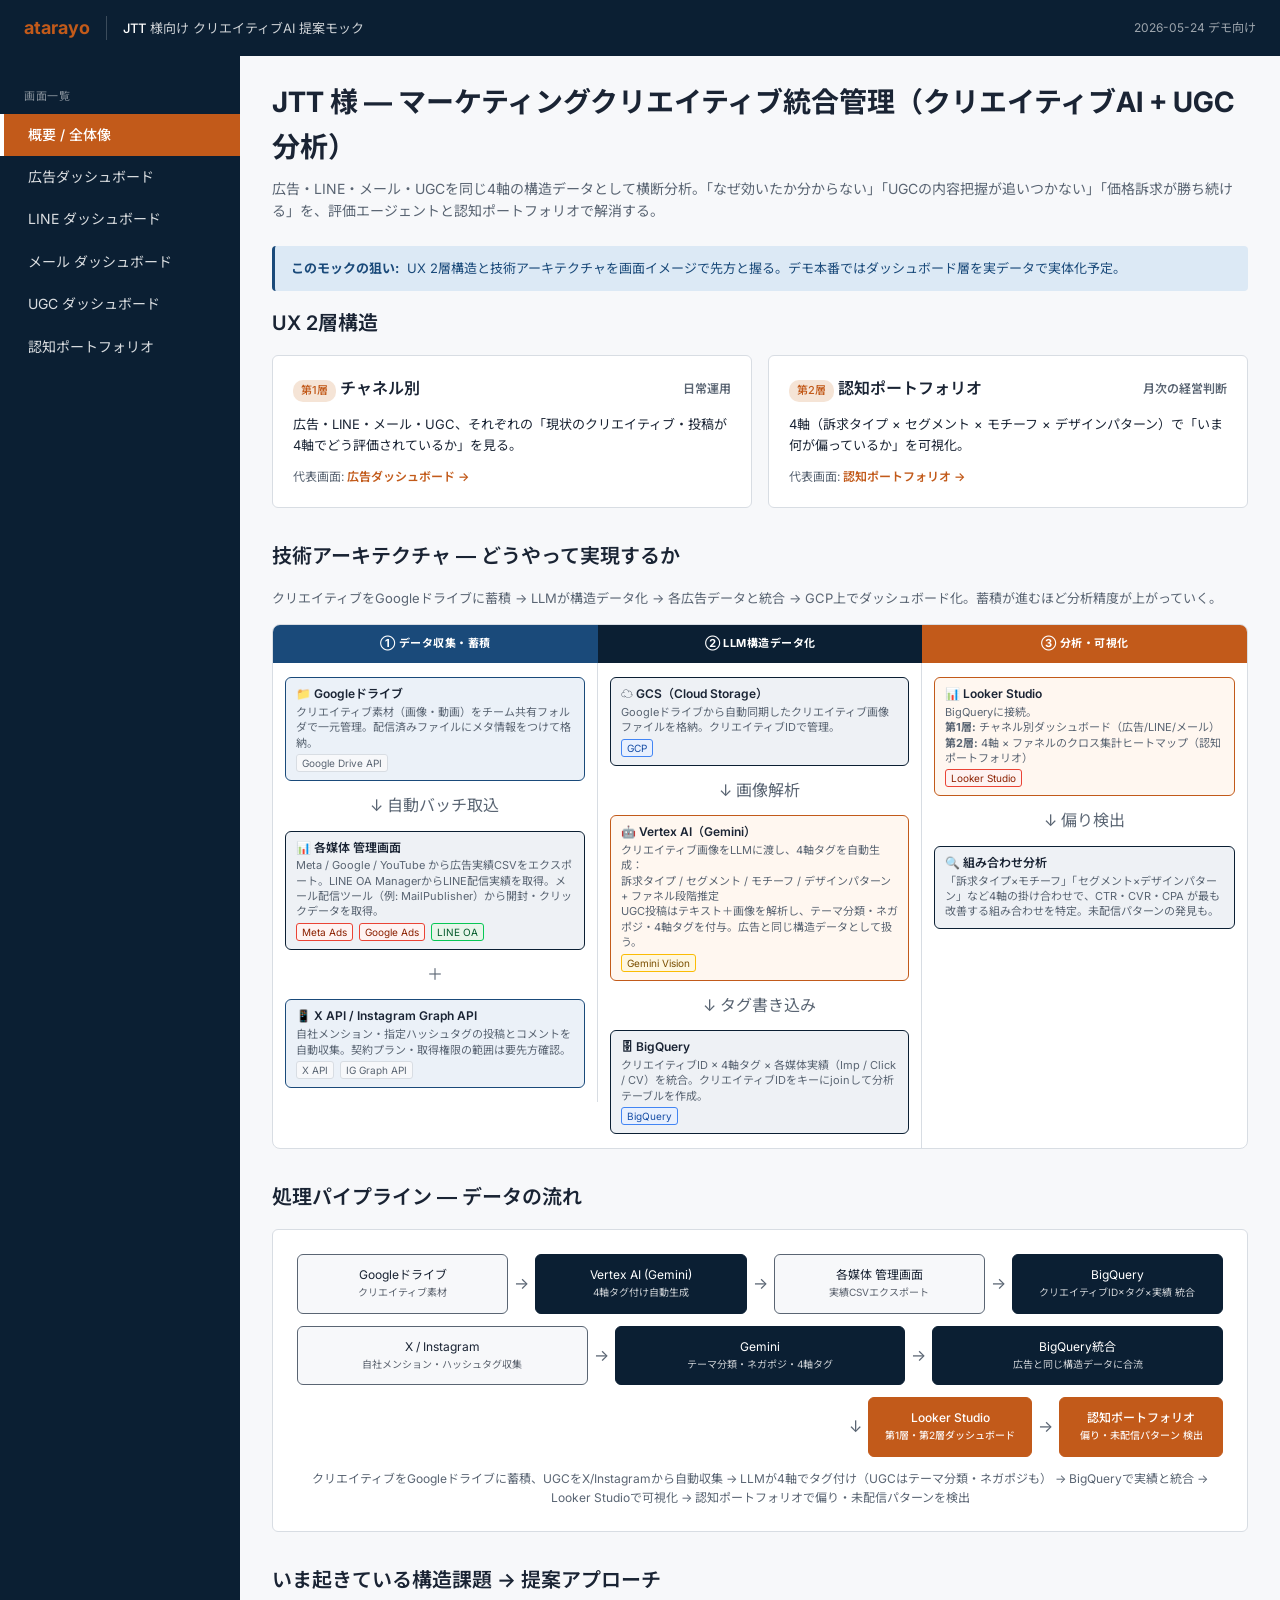
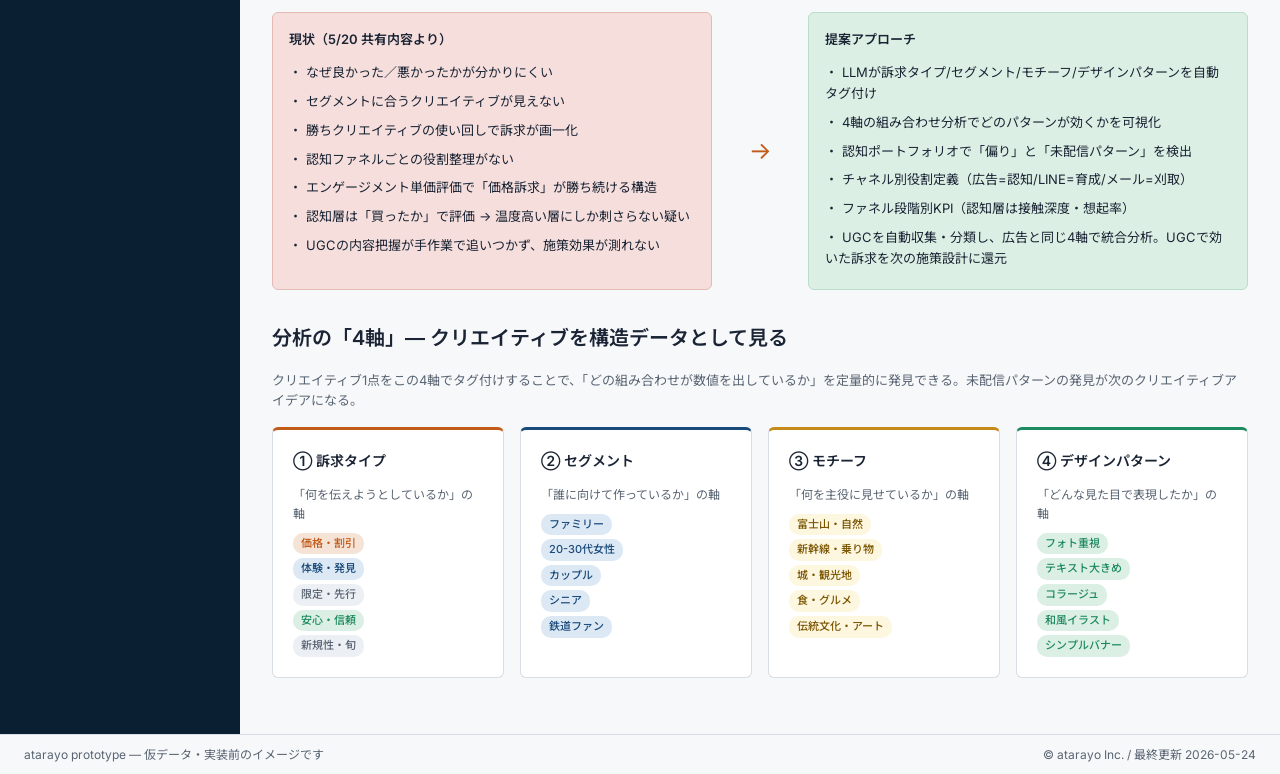
<file: index.html>
<!DOCTYPE html>
<html lang="ja">
<head>
<meta charset="UTF-8">
<meta name="robots" content="noindex, nofollow">
<meta name="viewport" content="width=device-width, initial-scale=1.0">
<title>概要 / 全体像 | JTT 様向け クリエイティブAI 提案モック</title>
<link rel="preconnect" href="https://fonts.googleapis.com">
<link rel="preconnect" href="https://fonts.gstatic.com" crossorigin>
<link href="https://fonts.googleapis.com/css2?family=Inter:wght@400;500;600;700&family=Noto+Sans+JP:wght@400;500;700&display=swap" rel="stylesheet">
<link rel="stylesheet" href="assets/atarayo.css">
<style>
/* ── データアーキテクチャ図 ── */
.arch-grid { display: grid; grid-template-columns: repeat(3, 1fr); gap: 0; border: 1px solid var(--border); border-radius: 8px; overflow: hidden; background: var(--bg-white); }
.arch-col { padding: 0; }
.arch-col-header { padding: 10px 14px; font-size: 11px; font-weight: 700; letter-spacing: 0.04em; text-transform: uppercase; text-align: center; }
.arch-col-header-collect { background: #1A4A7A; color: white; }
.arch-col-header-process { background: var(--brand-dark); color: white; }
.arch-col-header-analyze { background: var(--brand-accent); color: white; }
.arch-col-header-generate { background: #1E8A5F; color: white; }
.arch-col-body { padding: 14px 12px; display: flex; flex-direction: column; gap: 8px; border-right: 1px solid var(--border); min-height: 260px; }
.arch-col:last-child .arch-col-body { border-right: none; }
.arch-node { background: var(--bg-light); border: 1px solid var(--border); border-radius: 6px; padding: 8px 10px; font-size: 12px; line-height: 1.4; }
.arch-node-title { font-weight: 600; color: var(--text-on-light); font-size: 12px; margin-bottom: 2px; }
.arch-node-sub { font-size: 11px; color: var(--text-sub); }
.arch-node-accent { border-color: var(--brand-accent); background: #FFF7F0; }
.arch-node-blue { border-color: #1A4A7A; background: #EBF1F8; }
.arch-node-green { border-color: #1E8A5F; background: #E8F5EF; }
.arch-node-dark { border-color: var(--brand-dark); background: #EEF1F5; }
.arch-arrow-row { display: flex; align-items: center; gap: 0; }
.arch-arrow { display: flex; align-items: center; justify-content: center; padding: 8px 4px; font-size: 20px; color: var(--text-sub); flex-shrink: 0; }
.arch-col-arrow { text-align: center; padding: 4px 0; font-size: 16px; color: var(--text-sub); }
.tech-tag { display: inline-block; background: var(--bg-light); border: 1px solid var(--border); border-radius: 3px; padding: 1px 5px; font-size: 10px; color: var(--text-sub); margin-top: 3px; margin-right: 3px; }
.tech-tag-gcp { background: #E8F0FE; border-color: #4285F4; color: #174EA6; }
.tech-tag-google { background: #FEF3F2; border-color: #EA4335; color: #8B2000; }
.tech-tag-llm { background: #FEF7E0; border-color: #FBBC04; color: #7A4F00; }
.tech-tag-line { background: #E8F5EA; border-color: #06C755; color: #045A2B; }
</style>
</head>
<body>
<div class="app">
  <header class="header">
    <a href="index.html" class="logo">atarayo</a>
    <div class="header-divider"></div>
    <div class="header-context"><strong>JTT</strong> 様向け クリエイティブAI 提案モック</div>
    <div class="header-right">2026-05-24 デモ向け</div>
  </header>

  <aside class="sidebar">
    <div class="sidebar-section">画面一覧</div>
    <a href="index.html" class="sidebar-item is-active">概要 / 全体像</a>
    <a href="dashboard_ad.html" class="sidebar-item">広告ダッシュボード</a>
    <a href="dashboard_line.html" class="sidebar-item">LINE ダッシュボード</a>
    <a href="dashboard_mail.html" class="sidebar-item">メール ダッシュボード</a>
    <a href="dashboard_ugc.html" class="sidebar-item">UGC ダッシュボード</a>
    <a href="portfolio.html" class="sidebar-item">認知ポートフォリオ</a>
  </aside>

  <main class="main">
    <h1 class="page-title">JTT 様 — マーケティングクリエイティブ統合管理（クリエイティブAI + UGC分析）</h1>
    <p class="page-subtitle">
      広告・LINE・メール・UGCを同じ4軸の構造データとして横断分析。「なぜ効いたか分からない」「UGCの内容把握が追いつかない」「価格訴求が勝ち続ける」を、評価エージェントと認知ポートフォリオで解消する。
    </p>

    <div class="alert alert-info">
      <strong>このモックの狙い:</strong> UX 2層構造と技術アーキテクチャを画面イメージで先方と握る。デモ本番ではダッシュボード層を実データで実体化予定。
    </div>

    <!-- UX 2-layer -->
    <div class="section">
      <h2 class="section-title">UX 2層構造</h2>
      <div class="grid grid-2">
        <a href="dashboard_ad.html" class="card" style="display: block; color: inherit; cursor: pointer;">
          <div class="card-header">
            <span><span class="badge badge-orange">第1層</span> チャネル別</span>
            <span class="text-muted" style="font-size: 12px;">日常運用</span>
          </div>
          <p style="font-size: 13px; margin-bottom: 12px;">広告・LINE・メール・UGC、それぞれの「現状のクリエイティブ・投稿が4軸でどう評価されているか」を見る。</p>
          <p class="card-subtitle">代表画面: <span class="text-accent fw-600">広告ダッシュボード →</span></p>
        </a>
        <a href="portfolio.html" class="card" style="display: block; color: inherit; cursor: pointer;">
          <div class="card-header">
            <span><span class="badge badge-orange">第2層</span> 認知ポートフォリオ</span>
            <span class="text-muted" style="font-size: 12px;">月次の経営判断</span>
          </div>
          <p style="font-size: 13px; margin-bottom: 12px;">4軸（訴求タイプ × セグメント × モチーフ × デザインパターン）で「いま何が偏っているか」を可視化。</p>
          <p class="card-subtitle">代表画面: <span class="text-accent fw-600">認知ポートフォリオ →</span></p>
        </a>
      </div>
    </div>

    <!-- Technical Architecture -->
    <div class="section">
      <h2 class="section-title">技術アーキテクチャ — どうやって実現するか</h2>
      <p class="text-muted mb-16" style="font-size: 13px;">クリエイティブをGoogleドライブに蓄積 → LLMが構造データ化 → 各広告データと統合 → GCP上でダッシュボード化。蓄積が進むほど分析精度が上がっていく。</p>

      <div class="arch-grid">
        <!-- Col 1: Collect -->
        <div class="arch-col">
          <div class="arch-col-header arch-col-header-collect">① データ収集・蓄積</div>
          <div class="arch-col-body">
            <div class="arch-node arch-node-blue">
              <div class="arch-node-title">📁 Googleドライブ</div>
              <div class="arch-node-sub">クリエイティブ素材（画像・動画）をチーム共有フォルダで一元管理。配信済みファイルにメタ情報をつけて格納。</div>
              <span class="tech-tag">Google Drive API</span>
            </div>
            <div class="arch-col-arrow">↓ 自動バッチ取込</div>
            <div class="arch-node arch-node-dark">
              <div class="arch-node-title">📊 各媒体 管理画面</div>
              <div class="arch-node-sub">Meta / Google / YouTube から広告実績CSVをエクスポート。LINE OA ManagerからLINE配信実績を取得。メール配信ツール（例: MailPublisher）から開封・クリックデータを取得。</div>
              <span class="tech-tag tech-tag-google">Meta Ads</span>
              <span class="tech-tag tech-tag-google">Google Ads</span>
              <span class="tech-tag tech-tag-line">LINE OA</span>
            </div>
            <div class="arch-col-arrow">＋</div>
            <div class="arch-node arch-node-blue">
              <div class="arch-node-title">📱 X API / Instagram Graph API</div>
              <div class="arch-node-sub">自社メンション・指定ハッシュタグの投稿とコメントを自動収集。契約プラン・取得権限の範囲は要先方確認。</div>
              <span class="tech-tag">X API</span>
              <span class="tech-tag">IG Graph API</span>
            </div>
          </div>
        </div>

        <!-- Col 2: LLM Structure -->
        <div class="arch-col">
          <div class="arch-col-header arch-col-header-process">② LLM構造データ化</div>
          <div class="arch-col-body">
            <div class="arch-node arch-node-dark">
              <div class="arch-node-title">☁️ GCS（Cloud Storage）</div>
              <div class="arch-node-sub">Googleドライブから自動同期したクリエイティブ画像ファイルを格納。クリエイティブIDで管理。</div>
              <span class="tech-tag tech-tag-gcp">GCP</span>
            </div>
            <div class="arch-col-arrow">↓ 画像解析</div>
            <div class="arch-node arch-node-accent">
              <div class="arch-node-title">🤖 Vertex AI（Gemini）</div>
              <div class="arch-node-sub">クリエイティブ画像をLLMに渡し、4軸タグを自動生成：<br>
                訴求タイプ / セグメント / モチーフ / デザインパターン + ファネル段階推定<br>
                UGC投稿はテキスト＋画像を解析し、テーマ分類・ネガポジ・4軸タグを付与。広告と同じ構造データとして扱う。</div>
              <span class="tech-tag tech-tag-llm">Gemini Vision</span>
            </div>
            <div class="arch-col-arrow">↓ タグ書き込み</div>
            <div class="arch-node arch-node-dark">
              <div class="arch-node-title">🗄 BigQuery</div>
              <div class="arch-node-sub">クリエイティブID × 4軸タグ × 各媒体実績（Imp / Click / CV）を統合。クリエイティブIDをキーにjoinして分析テーブルを作成。</div>
              <span class="tech-tag tech-tag-gcp">BigQuery</span>
            </div>
          </div>
        </div>

        <!-- Col 3: Analyze / Visualize -->
        <div class="arch-col">
          <div class="arch-col-header arch-col-header-analyze">③ 分析・可視化</div>
          <div class="arch-col-body">
            <div class="arch-node arch-node-accent">
              <div class="arch-node-title">📊 Looker Studio</div>
              <div class="arch-node-sub">BigQueryに接続。<br>
                <strong>第1層:</strong> チャネル別ダッシュボード（広告/LINE/メール）<br>
                <strong>第2層:</strong> 4軸 × ファネルのクロス集計ヒートマップ（認知ポートフォリオ）</div>
              <span class="tech-tag tech-tag-google">Looker Studio</span>
            </div>
            <div class="arch-col-arrow">↓ 偏り検出</div>
            <div class="arch-node arch-node-dark">
              <div class="arch-node-title">🔍 組み合わせ分析</div>
              <div class="arch-node-sub">「訴求タイプ×モチーフ」「セグメント×デザインパターン」など4軸の掛け合わせで、CTR・CVR・CPA が最も改善する組み合わせを特定。未配信パターンの発見も。</div>
            </div>
          </div>
        </div>

      </div>
    </div>

    <!-- Pipeline flow summary (simplified) -->
    <div class="section">
      <h2 class="section-title">処理パイプライン — データの流れ</h2>
      <div class="mermaid-wrap">
        <div class="flow-row">
          <div class="flow-step flow-step-input">Googleドライブ<br><span style="font-size:10px;opacity:0.7;">クリエイティブ素材</span></div>
          <div class="flow-row-arrow">→</div>
          <div class="flow-step flow-step-ai">Vertex AI (Gemini)<br><span style="font-size:10px;opacity:0.8;">4軸タグ付け自動生成</span></div>
          <div class="flow-row-arrow">→</div>
          <div class="flow-step flow-step-input">各媒体 管理画面<br><span style="font-size:10px;opacity:0.7;">実績CSVエクスポート</span></div>
          <div class="flow-row-arrow">→</div>
          <div class="flow-step flow-step-ai">BigQuery<br><span style="font-size:10px;opacity:0.8;">クリエイティブID×タグ×実績 統合</span></div>
        </div>
        <div class="flow-row">
          <div class="flow-step flow-step-input">X / Instagram<br><span style="font-size:10px;opacity:0.7;">自社メンション・ハッシュタグ収集</span></div>
          <div class="flow-row-arrow">→</div>
          <div class="flow-step flow-step-ai">Gemini<br><span style="font-size:10px;opacity:0.8;">テーマ分類・ネガポジ・4軸タグ</span></div>
          <div class="flow-row-arrow">→</div>
          <div class="flow-step flow-step-ai">BigQuery統合<br><span style="font-size:10px;opacity:0.8;">広告と同じ構造データに合流</span></div>
        </div>
        <div class="flow-row">
          <div class="flow-step flow-step-out" style="visibility:hidden;">s</div>
          <div class="flow-row-arrow" style="visibility:hidden;">→</div>
          <div class="flow-step flow-step-out" style="visibility:hidden;">s</div>
          <div class="flow-row-arrow" style="visibility:hidden;">→</div>
          <div class="flow-step flow-step-out" style="visibility:hidden;">s</div>
          <div class="flow-row-arrow">↓</div>
          <div class="flow-step flow-step-layer">Looker Studio<br><span style="font-size:10px;opacity:0.9;">第1層・第2層ダッシュボード</span></div>
          <div class="flow-row-arrow">→</div>
          <div class="flow-step flow-step-layer">認知ポートフォリオ<br><span style="font-size:10px;opacity:0.9;">偏り・未配信パターン 検出</span></div>
        </div>
        <p class="mermaid-caption">クリエイティブをGoogleドライブに蓄積、UGCをX/Instagramから自動収集 → LLMが4軸でタグ付け（UGCはテーマ分類・ネガポジも） → BigQueryで実績と統合 → Looker Studioで可視化 → 認知ポートフォリオで偏り・未配信パターンを検出</p>
      </div>
    </div>

    <!-- Pain → solution -->
    <div class="section">
      <h2 class="section-title">いま起きている構造課題 → 提案アプローチ</h2>
      <div class="compare">
        <div class="compare-col compare-col-asis">
          <h4>現状（5/20 共有内容より）</h4>
          <ul>
            <li>・ なぜ良かった／悪かったかが分かりにくい</li>
            <li>・ セグメントに合うクリエイティブが見えない</li>
            <li>・ 勝ちクリエイティブの使い回しで訴求が画一化</li>
            <li>・ 認知ファネルごとの役割整理がない</li>
            <li>・ エンゲージメント単価評価で「価格訴求」が勝ち続ける構造</li>
            <li>・ 認知層は「買ったか」で評価 → 温度高い層にしか刺さらない疑い</li>
            <li>・ UGCの内容把握が手作業で追いつかず、施策効果が測れない</li>
          </ul>
        </div>
        <div class="compare-arrow">→</div>
        <div class="compare-col compare-col-tobe">
          <h4>提案アプローチ</h4>
          <ul>
            <li>・ LLMが訴求タイプ/セグメント/モチーフ/デザインパターンを自動タグ付け</li>
            <li>・ 4軸の組み合わせ分析でどのパターンが効くかを可視化</li>
            <li>・ 認知ポートフォリオで「偏り」と「未配信パターン」を検出</li>
            <li>・ チャネル別役割定義（広告=認知/LINE=育成/メール=刈取）</li>
            <li>・ ファネル段階別KPI（認知層は接触深度・想起率）</li>
            <li>・ UGCを自動収集・分類し、広告と同じ4軸で統合分析。UGCで効いた訴求を次の施策設計に還元</li>
          </ul>
        </div>
      </div>
    </div>

    <!-- 4-axis definition (updated) -->
    <div class="section">
      <h2 class="section-title">分析の「4軸」— クリエイティブを構造データとして見る</h2>
      <p class="text-muted mb-16" style="font-size: 13px;">クリエイティブ1点をこの4軸でタグ付けすることで、「どの組み合わせが数値を出しているか」を定量的に発見できる。未配信パターンの発見が次のクリエイティブアイデアになる。</p>
      <div class="grid grid-4">
        <div class="card" style="border-top: 3px solid var(--brand-accent);">
          <div class="card-header" style="font-size: 14px;">① 訴求タイプ</div>
          <p class="text-muted" style="font-size: 12px; margin-bottom: 10px;">「何を伝えようとしているか」の軸</p>
          <div style="display: flex; flex-direction: column; gap: 4px;">
            <span class="badge badge-orange" style="width: fit-content;">価格・割引</span>
            <span class="badge badge-blue" style="width: fit-content;">体験・発見</span>
            <span class="badge badge-gray" style="width: fit-content;">限定・先行</span>
            <span class="badge badge-green" style="width: fit-content;">安心・信頼</span>
            <span class="badge badge-gray" style="width: fit-content;">新規性・旬</span>
          </div>
        </div>
        <div class="card" style="border-top: 3px solid #1A4A7A;">
          <div class="card-header" style="font-size: 14px;">② セグメント</div>
          <p class="text-muted" style="font-size: 12px; margin-bottom: 10px;">「誰に向けて作っているか」の軸</p>
          <div style="display: flex; flex-direction: column; gap: 4px;">
            <span class="badge badge-blue" style="width: fit-content;">ファミリー</span>
            <span class="badge badge-blue" style="width: fit-content;">20-30代女性</span>
            <span class="badge badge-blue" style="width: fit-content;">カップル</span>
            <span class="badge badge-blue" style="width: fit-content;">シニア</span>
            <span class="badge badge-blue" style="width: fit-content;">鉄道ファン</span>
          </div>
        </div>
        <div class="card" style="border-top: 3px solid #C58A1A;">
          <div class="card-header" style="font-size: 14px;">③ モチーフ</div>
          <p class="text-muted" style="font-size: 12px; margin-bottom: 10px;">「何を主役に見せているか」の軸</p>
          <div style="display: flex; flex-direction: column; gap: 4px;">
            <span class="badge" style="background:#FEF7E0; color:#7A5500; width: fit-content;">富士山・自然</span>
            <span class="badge" style="background:#FEF7E0; color:#7A5500; width: fit-content;">新幹線・乗り物</span>
            <span class="badge" style="background:#FEF7E0; color:#7A5500; width: fit-content;">城・観光地</span>
            <span class="badge" style="background:#FEF7E0; color:#7A5500; width: fit-content;">食・グルメ</span>
            <span class="badge" style="background:#FEF7E0; color:#7A5500; width: fit-content;">伝統文化・アート</span>
          </div>
        </div>
        <div class="card" style="border-top: 3px solid #1E8A5F;">
          <div class="card-header" style="font-size: 14px;">④ デザインパターン</div>
          <p class="text-muted" style="font-size: 12px; margin-bottom: 10px;">「どんな見た目で表現したか」の軸</p>
          <div style="display: flex; flex-direction: column; gap: 4px;">
            <span class="badge badge-green" style="width: fit-content;">フォト重視</span>
            <span class="badge badge-green" style="width: fit-content;">テキスト大きめ</span>
            <span class="badge badge-green" style="width: fit-content;">コラージュ</span>
            <span class="badge badge-green" style="width: fit-content;">和風イラスト</span>
            <span class="badge badge-green" style="width: fit-content;">シンプルバナー</span>
          </div>
        </div>
      </div>
    </div>
  </main>

  <footer class="footer">
    <div>atarayo prototype — 仮データ・実装前のイメージです</div>
    <div>© atarayo Inc. / 最終更新 2026-05-24</div>
  </footer>
</div>
</body>
</html>
</file>
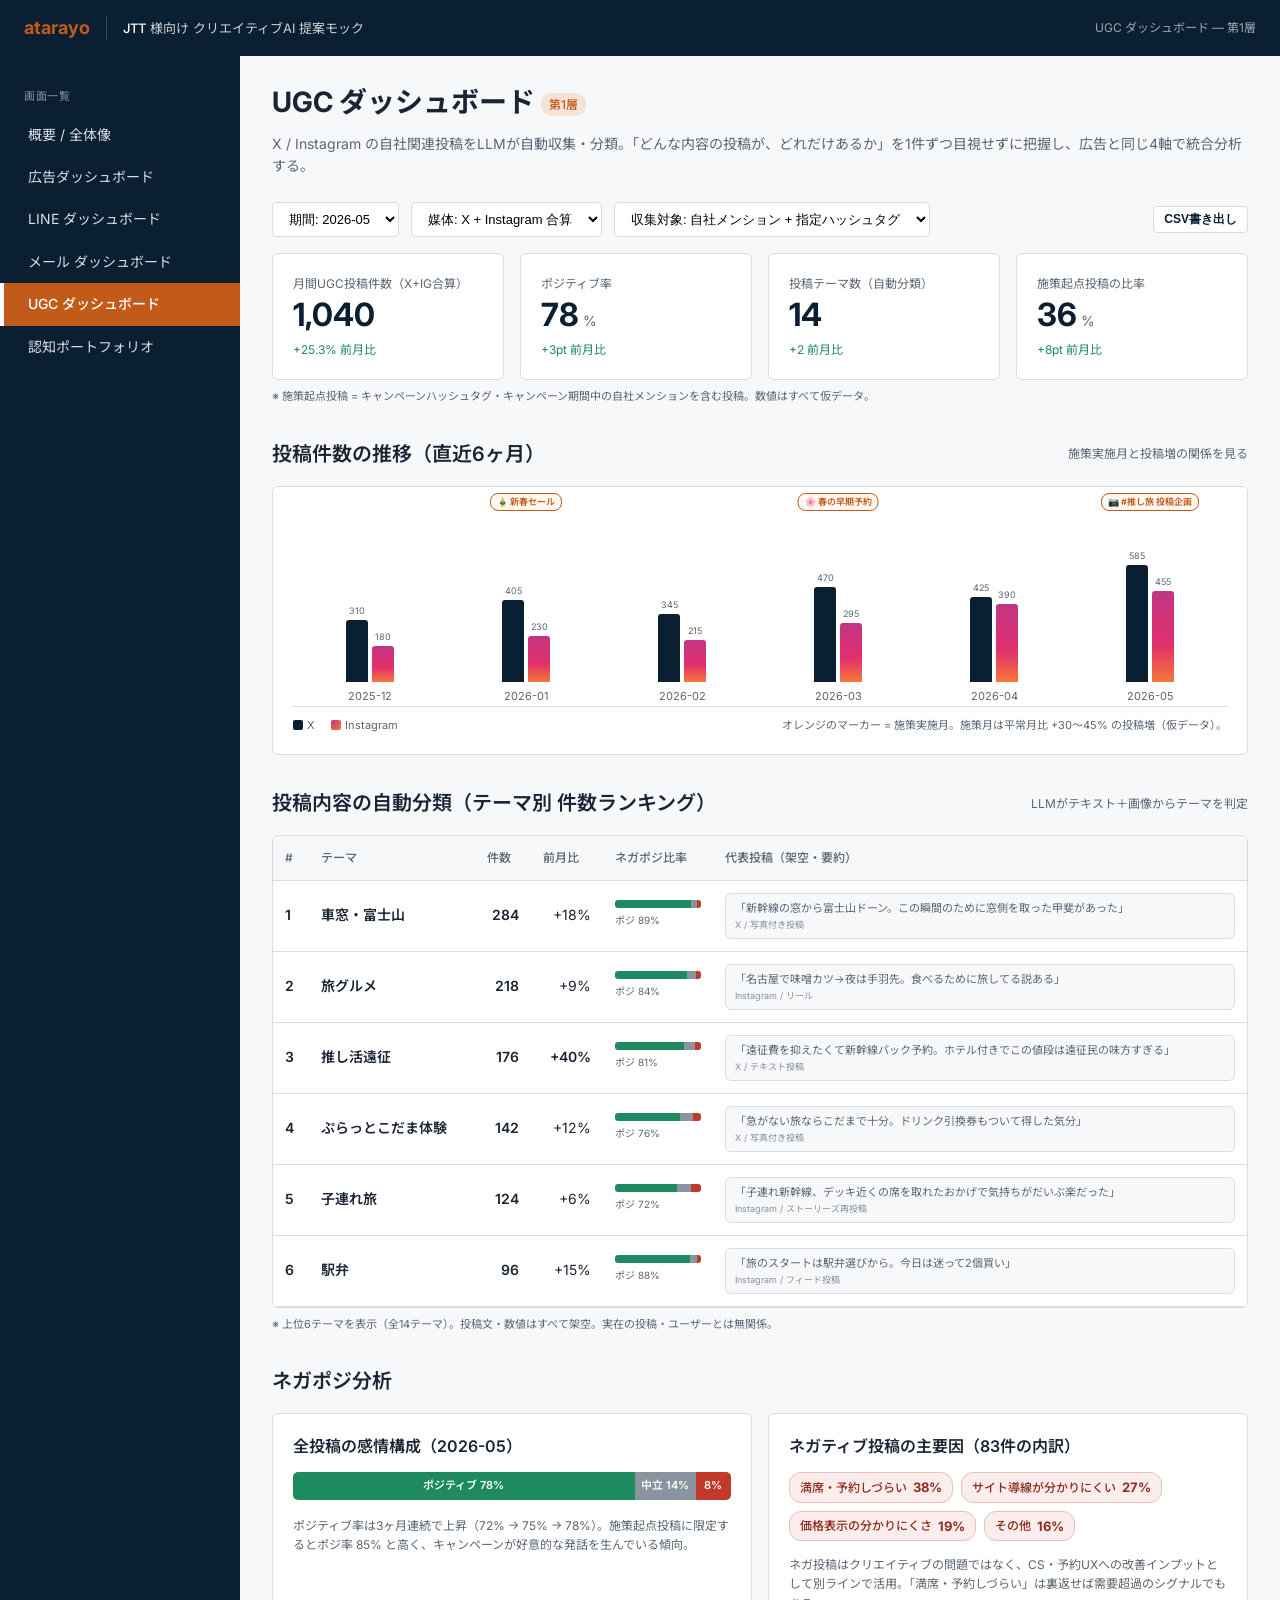
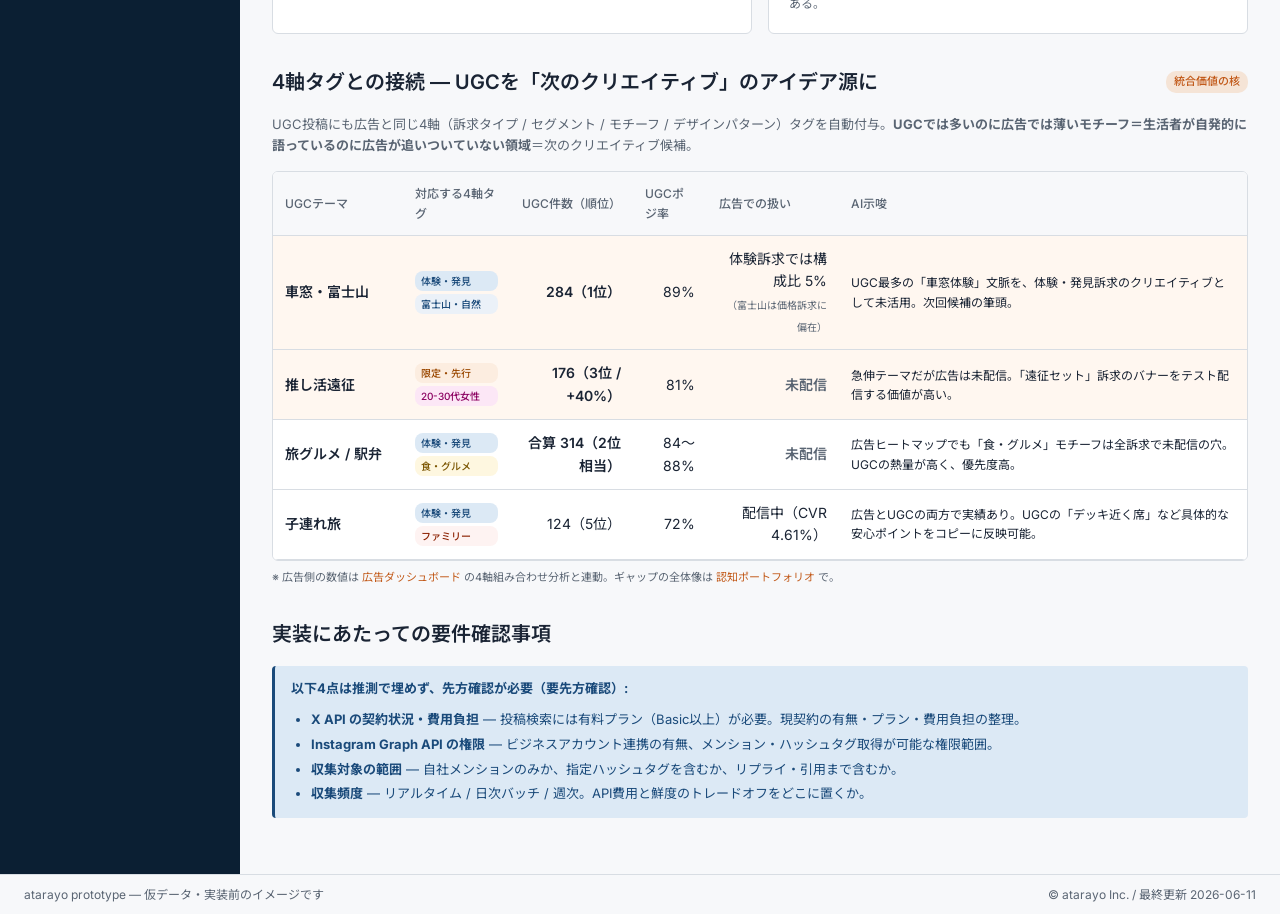
<file: dashboard_ugc.html>
<!DOCTYPE html>
<html lang="ja">
<head>
<meta charset="UTF-8">
<meta name="robots" content="noindex, nofollow">
<meta name="viewport" content="width=device-width, initial-scale=1.0">
<title>UGC ダッシュボード | JTT 様向け クリエイティブAI 提案モック</title>
<link rel="preconnect" href="https://fonts.googleapis.com">
<link rel="preconnect" href="https://fonts.gstatic.com" crossorigin>
<link href="https://fonts.googleapis.com/css2?family=Inter:wght@400;500;600;700&family=Noto+Sans+JP:wght@400;500;700&display=swap" rel="stylesheet">
<link rel="stylesheet" href="assets/atarayo.css">
<style>
/* ── UGC投稿件数バーチャート（CSSのみ）── */
.ugc-chart { display: flex; align-items: flex-end; gap: 18px; height: 200px; padding: 12px 8px 0; border-bottom: 1px solid var(--border); }
.ugc-month { flex: 1; display: flex; flex-direction: column; align-items: center; justify-content: flex-end; height: 100%; position: relative; }
.ugc-bars { display: flex; align-items: flex-end; gap: 4px; height: 100%; width: 100%; justify-content: center; }
.ugc-bar { width: 22px; border-radius: 3px 3px 0 0; position: relative; }
.ugc-bar-x { background: var(--brand-dark); }
.ugc-bar-ig { background: linear-gradient(180deg, #C13584 0%, #E1306C 60%, #F77737 100%); }
.ugc-bar-val { position: absolute; top: -16px; left: 50%; transform: translateX(-50%); font-size: 9px; color: var(--text-sub); white-space: nowrap; }
.ugc-month-label { font-size: 11px; color: var(--text-sub); margin-top: 6px; white-space: nowrap; }
.ugc-campaign-marker { position: absolute; top: -26px; left: 50%; transform: translateX(-50%); font-size: 9px; font-weight: 600; color: var(--brand-accent); background: #FFF7F0; border: 1px solid var(--brand-accent); border-radius: 8px; padding: 1px 6px; white-space: nowrap; }
.ugc-legend { display: flex; gap: 16px; margin-top: 10px; font-size: 11px; color: var(--text-sub); }
.ugc-legend-chip { display: inline-block; width: 10px; height: 10px; border-radius: 2px; margin-right: 4px; vertical-align: -1px; }

/* ── ネガポジ横棒 ── */
.senti-bar { display: flex; height: 28px; border-radius: 5px; overflow: hidden; font-size: 11px; font-weight: 600; color: white; }
.senti-pos { background: #1E8A5F; display: flex; align-items: center; justify-content: center; }
.senti-neu { background: #8A94A0; display: flex; align-items: center; justify-content: center; }
.senti-neg { background: #C0392B; display: flex; align-items: center; justify-content: center; }
.senti-mini { display: flex; height: 8px; border-radius: 3px; overflow: hidden; width: 100%; min-width: 70px; }
.senti-mini span { display: block; height: 100%; }

/* ── ネガ要因タグ ── */
.neg-tag { display: inline-flex; align-items: center; gap: 6px; background: #FBEDEB; color: #8E2A1E; border: 1px solid #E5C2BC; border-radius: 12px; padding: 4px 10px; font-size: 12px; font-weight: 500; }
.neg-tag strong { font-size: 13px; }

/* ── 代表投稿の吹き出し ── */
.ugc-post { background: var(--bg-light); border: 1px solid var(--border); border-radius: 6px; padding: 6px 9px; font-size: 11px; line-height: 1.5; color: var(--text-sub); }
.ugc-post-source { font-size: 9px; color: var(--text-sub); opacity: 0.7; margin-top: 2px; }

/* ── 4軸タグ（dashboard_ad と共通の文法）── */
.axis-tag { display: inline-flex; align-items: center; padding: 2px 6px; border-radius: 8px; font-size: 10px; font-weight: 500; white-space: nowrap; }
.axis-appeal-price { background: #F5E4D6; color: #8E3A0A; }
.axis-appeal-exp   { background: #DCE9F5; color: #1A4A7A; }
.axis-appeal-limit { background: #FCEDE0; color: #9A4800; }
.axis-seg-f20      { background: #FCE7F6; color: #8B0060; }
.axis-seg-family   { background: #FEF3F2; color: #8B2000; }
.axis-motif-fuji   { background: #EBF1F8; color: #1A4A7A; }
.axis-motif-train  { background: #EBF1F8; color: #1A4A7A; }
.axis-motif-food   { background: #FEF7E0; color: #7A5500; }
.axis-motif-culture{ background: #FEF7E0; color: #7A5500; }
.axis-cell { display: flex; flex-direction: column; gap: 3px; }

/* ── UGC ↔ 広告 対比表 ── */
.gap-row-hot td { background: #FFF7F0; }

.table-scroll { overflow-x: auto; }
.table-scroll .table { min-width: 860px; }
</style>
</head>
<body>
<div class="app">
  <header class="header">
    <a href="index.html" class="logo">atarayo</a>
    <div class="header-divider"></div>
    <div class="header-context"><strong>JTT</strong> 様向け クリエイティブAI 提案モック</div>
    <div class="header-right">UGC ダッシュボード — 第1層</div>
  </header>

  <aside class="sidebar">
    <div class="sidebar-section">画面一覧</div>
    <a href="index.html" class="sidebar-item">概要 / 全体像</a>
    <a href="dashboard_ad.html" class="sidebar-item">広告ダッシュボード</a>
    <a href="dashboard_line.html" class="sidebar-item">LINE ダッシュボード</a>
    <a href="dashboard_mail.html" class="sidebar-item">メール ダッシュボード</a>
    <a href="dashboard_ugc.html" class="sidebar-item is-active">UGC ダッシュボード</a>
    <a href="portfolio.html" class="sidebar-item">認知ポートフォリオ</a>
  </aside>

  <main class="main">
    <h1 class="page-title">UGC ダッシュボード <span class="badge badge-orange" style="font-size: 12px; vertical-align: middle;">第1層</span></h1>
    <p class="page-subtitle">X / Instagram の自社関連投稿をLLMが自動収集・分類。「どんな内容の投稿が、どれだけあるか」を1件ずつ目視せずに把握し、広告と同じ4軸で統合分析する。</p>

    <div class="filter-bar">
      <select class="filter-select">
        <option>期間: 2026-05</option>
        <option>2026-04</option>
        <option>過去6ヶ月</option>
      </select>
      <select class="filter-select">
        <option>媒体: X + Instagram 合算</option>
        <option>X のみ</option>
        <option>Instagram のみ</option>
      </select>
      <select class="filter-select">
        <option>収集対象: 自社メンション + 指定ハッシュタグ</option>
        <option>自社メンションのみ</option>
        <option>指定ハッシュタグのみ</option>
      </select>
      <button class="btn btn-secondary btn-sm" style="margin-left: auto;">CSV書き出し</button>
    </div>

    <!-- KPI Row -->
    <div class="section">
      <div class="grid grid-4">
        <div class="card">
          <div class="kpi">
            <span class="kpi-label">月間UGC投稿件数（X+IG合算）</span>
            <span class="kpi-value">1,040</span>
            <span class="kpi-delta kpi-delta-plus">+25.3% 前月比</span>
          </div>
        </div>
        <div class="card">
          <div class="kpi">
            <span class="kpi-label">ポジティブ率</span>
            <span class="kpi-value">78<span class="kpi-unit">%</span></span>
            <span class="kpi-delta kpi-delta-plus">+3pt 前月比</span>
          </div>
        </div>
        <div class="card">
          <div class="kpi">
            <span class="kpi-label">投稿テーマ数（自動分類）</span>
            <span class="kpi-value">14</span>
            <span class="kpi-delta kpi-delta-plus">+2 前月比</span>
          </div>
        </div>
        <div class="card">
          <div class="kpi">
            <span class="kpi-label">施策起点投稿の比率</span>
            <span class="kpi-value">36<span class="kpi-unit">%</span></span>
            <span class="kpi-delta kpi-delta-plus">+8pt 前月比</span>
          </div>
        </div>
      </div>
      <p class="text-muted" style="font-size: 11px; margin-top: 8px;">※ 施策起点投稿 = キャンペーンハッシュタグ・キャンペーン期間中の自社メンションを含む投稿。数値はすべて仮データ。</p>
    </div>

    <!-- Trend bar chart (CSS only) -->
    <div class="section">
      <h2 class="section-title">投稿件数の推移（直近6ヶ月） <span class="text-muted" style="font-size: 12px; font-weight: 400;">施策実施月と投稿増の関係を見る</span></h2>
      <div class="card">
        <div class="ugc-chart">
          <div class="ugc-month">
            <div class="ugc-bars">
              <div class="ugc-bar ugc-bar-x" style="height: 38%;"><span class="ugc-bar-val">310</span></div>
              <div class="ugc-bar ugc-bar-ig" style="height: 22%;"><span class="ugc-bar-val">180</span></div>
            </div>
            <div class="ugc-month-label">2025-12</div>
          </div>
          <div class="ugc-month">
            <div class="ugc-campaign-marker">🎍 新春セール</div>
            <div class="ugc-bars">
              <div class="ugc-bar ugc-bar-x" style="height: 50%;"><span class="ugc-bar-val">405</span></div>
              <div class="ugc-bar ugc-bar-ig" style="height: 28%;"><span class="ugc-bar-val">230</span></div>
            </div>
            <div class="ugc-month-label">2026-01</div>
          </div>
          <div class="ugc-month">
            <div class="ugc-bars">
              <div class="ugc-bar ugc-bar-x" style="height: 42%;"><span class="ugc-bar-val">345</span></div>
              <div class="ugc-bar ugc-bar-ig" style="height: 26%;"><span class="ugc-bar-val">215</span></div>
            </div>
            <div class="ugc-month-label">2026-02</div>
          </div>
          <div class="ugc-month">
            <div class="ugc-campaign-marker">🌸 春の早期予約</div>
            <div class="ugc-bars">
              <div class="ugc-bar ugc-bar-x" style="height: 58%;"><span class="ugc-bar-val">470</span></div>
              <div class="ugc-bar ugc-bar-ig" style="height: 36%;"><span class="ugc-bar-val">295</span></div>
            </div>
            <div class="ugc-month-label">2026-03</div>
          </div>
          <div class="ugc-month">
            <div class="ugc-bars">
              <div class="ugc-bar ugc-bar-x" style="height: 52%;"><span class="ugc-bar-val">425</span></div>
              <div class="ugc-bar ugc-bar-ig" style="height: 48%;"><span class="ugc-bar-val">390</span></div>
            </div>
            <div class="ugc-month-label">2026-04</div>
          </div>
          <div class="ugc-month">
            <div class="ugc-campaign-marker">📷 #推し旅 投稿企画</div>
            <div class="ugc-bars">
              <div class="ugc-bar ugc-bar-x" style="height: 72%;"><span class="ugc-bar-val">585</span></div>
              <div class="ugc-bar ugc-bar-ig" style="height: 56%;"><span class="ugc-bar-val">455</span></div>
            </div>
            <div class="ugc-month-label">2026-05</div>
          </div>
        </div>
        <div class="ugc-legend">
          <span><span class="ugc-legend-chip" style="background: var(--brand-dark);"></span>X</span>
          <span><span class="ugc-legend-chip" style="background: linear-gradient(135deg, #C13584, #F77737);"></span>Instagram</span>
          <span style="margin-left: auto;">オレンジのマーカー = 施策実施月。施策月は平常月比 +30〜45% の投稿増（仮データ）。</span>
        </div>
      </div>
    </div>

    <!-- Theme classification table -->
    <div class="section">
      <h2 class="section-title">投稿内容の自動分類（テーマ別 件数ランキング） <span class="text-muted" style="font-size: 12px; font-weight: 400;">LLMがテキスト＋画像からテーマを判定</span></h2>
      <div class="table-wrap table-scroll">
        <table class="table">
          <thead>
            <tr>
              <th style="width: 36px;">#</th>
              <th style="min-width: 140px;">テーマ</th>
              <th class="text-right">件数</th>
              <th class="text-right">前月比</th>
              <th style="width: 110px;">ネガポジ比率</th>
              <th style="min-width: 240px;">代表投稿（架空・要約）</th>
            </tr>
          </thead>
          <tbody>
            <tr>
              <td class="fw-600">1</td>
              <td class="fw-600">車窓・富士山</td>
              <td class="text-right fw-600">284</td>
              <td class="text-right">+18%</td>
              <td>
                <div class="senti-mini"><span style="width:89%;background:#1E8A5F;"></span><span style="width:7%;background:#8A94A0;"></span><span style="width:4%;background:#C0392B;"></span></div>
                <span class="text-muted" style="font-size:10px;">ポジ 89%</span>
              </td>
              <td><div class="ugc-post">「新幹線の窓から富士山ドーン。この瞬間のために窓側を取った甲斐があった」<div class="ugc-post-source">X / 写真付き投稿</div></div></td>
            </tr>
            <tr>
              <td class="fw-600">2</td>
              <td class="fw-600">旅グルメ</td>
              <td class="text-right fw-600">218</td>
              <td class="text-right">+9%</td>
              <td>
                <div class="senti-mini"><span style="width:84%;background:#1E8A5F;"></span><span style="width:11%;background:#8A94A0;"></span><span style="width:5%;background:#C0392B;"></span></div>
                <span class="text-muted" style="font-size:10px;">ポジ 84%</span>
              </td>
              <td><div class="ugc-post">「名古屋で味噌カツ→夜は手羽先。食べるために旅してる説ある」<div class="ugc-post-source">Instagram / リール</div></div></td>
            </tr>
            <tr>
              <td class="fw-600">3</td>
              <td class="fw-600">推し活遠征</td>
              <td class="text-right fw-600">176</td>
              <td class="text-right fw-600 text-accent">+40%</td>
              <td>
                <div class="senti-mini"><span style="width:81%;background:#1E8A5F;"></span><span style="width:13%;background:#8A94A0;"></span><span style="width:6%;background:#C0392B;"></span></div>
                <span class="text-muted" style="font-size:10px;">ポジ 81%</span>
              </td>
              <td><div class="ugc-post">「遠征費を抑えたくて新幹線パック予約。ホテル付きでこの値段は遠征民の味方すぎる」<div class="ugc-post-source">X / テキスト投稿</div></div></td>
            </tr>
            <tr>
              <td class="fw-600">4</td>
              <td class="fw-600">ぷらっとこだま体験</td>
              <td class="text-right fw-600">142</td>
              <td class="text-right">+12%</td>
              <td>
                <div class="senti-mini"><span style="width:76%;background:#1E8A5F;"></span><span style="width:15%;background:#8A94A0;"></span><span style="width:9%;background:#C0392B;"></span></div>
                <span class="text-muted" style="font-size:10px;">ポジ 76%</span>
              </td>
              <td><div class="ugc-post">「急がない旅ならこだまで十分。ドリンク引換券もついて得した気分」<div class="ugc-post-source">X / 写真付き投稿</div></div></td>
            </tr>
            <tr>
              <td class="fw-600">5</td>
              <td class="fw-600">子連れ旅</td>
              <td class="text-right fw-600">124</td>
              <td class="text-right">+6%</td>
              <td>
                <div class="senti-mini"><span style="width:72%;background:#1E8A5F;"></span><span style="width:17%;background:#8A94A0;"></span><span style="width:11%;background:#C0392B;"></span></div>
                <span class="text-muted" style="font-size:10px;">ポジ 72%</span>
              </td>
              <td><div class="ugc-post">「子連れ新幹線、デッキ近くの席を取れたおかげで気持ちがだいぶ楽だった」<div class="ugc-post-source">Instagram / ストーリーズ再投稿</div></div></td>
            </tr>
            <tr>
              <td class="fw-600">6</td>
              <td class="fw-600">駅弁</td>
              <td class="text-right fw-600">96</td>
              <td class="text-right">+15%</td>
              <td>
                <div class="senti-mini"><span style="width:88%;background:#1E8A5F;"></span><span style="width:8%;background:#8A94A0;"></span><span style="width:4%;background:#C0392B;"></span></div>
                <span class="text-muted" style="font-size:10px;">ポジ 88%</span>
              </td>
              <td><div class="ugc-post">「旅のスタートは駅弁選びから。今日は迷って2個買い」<div class="ugc-post-source">Instagram / フィード投稿</div></div></td>
            </tr>
          </tbody>
        </table>
      </div>
      <p class="text-muted" style="font-size: 11px; margin-top: 8px;">※ 上位6テーマを表示（全14テーマ）。投稿文・数値はすべて架空。実在の投稿・ユーザーとは無関係。</p>
    </div>

    <!-- Sentiment analysis -->
    <div class="section">
      <h2 class="section-title">ネガポジ分析</h2>
      <div class="grid grid-2">
        <div class="card">
          <div class="card-header">全投稿の感情構成（2026-05）</div>
          <div class="senti-bar mb-16">
            <div class="senti-pos" style="width: 78%;">ポジティブ 78%</div>
            <div class="senti-neu" style="width: 14%;">中立 14%</div>
            <div class="senti-neg" style="width: 8%;">8%</div>
          </div>
          <p class="text-muted" style="font-size: 12px;">ポジティブ率は3ヶ月連続で上昇（72% → 75% → 78%）。施策起点投稿に限定するとポジ率 85% と高く、キャンペーンが好意的な発話を生んでいる傾向。</p>
        </div>
        <div class="card">
          <div class="card-header">ネガティブ投稿の主要因（83件の内訳）</div>
          <div style="display: flex; flex-wrap: wrap; gap: 8px; margin-bottom: 14px;">
            <span class="neg-tag">満席・予約しづらい <strong>38%</strong></span>
            <span class="neg-tag">サイト導線が分かりにくい <strong>27%</strong></span>
            <span class="neg-tag">価格表示の分かりにくさ <strong>19%</strong></span>
            <span class="neg-tag">その他 <strong>16%</strong></span>
          </div>
          <p class="text-muted" style="font-size: 12px;">ネガ投稿はクリエイティブの問題ではなく、CS・予約UXへの改善インプットとして別ラインで活用。「満席・予約しづらい」は裏返せば需要超過のシグナルでもある。</p>
        </div>
      </div>
    </div>

    <!-- 4-axis connection: the core integration value -->
    <div class="section">
      <h2 class="section-title">4軸タグとの接続 — UGCを「次のクリエイティブ」のアイデア源に <span class="badge badge-orange" style="font-size: 11px; vertical-align: middle;">統合価値の核</span></h2>
      <p class="text-muted mb-16" style="font-size: 13px;">UGC投稿にも広告と同じ4軸（訴求タイプ / セグメント / モチーフ / デザインパターン）タグを自動付与。<strong>UGCでは多いのに広告では薄いモチーフ＝生活者が自発的に語っているのに広告が追いついていない領域</strong>＝次のクリエイティブ候補。</p>
      <div class="table-wrap table-scroll">
        <table class="table">
          <thead>
            <tr>
              <th style="min-width: 130px;">UGCテーマ</th>
              <th>対応する4軸タグ</th>
              <th class="text-right">UGC件数（順位）</th>
              <th class="text-right">UGCポジ率</th>
              <th class="text-right">広告での扱い</th>
              <th style="min-width: 180px;">AI示唆</th>
            </tr>
          </thead>
          <tbody>
            <tr class="gap-row-hot">
              <td class="fw-600">車窓・富士山</td>
              <td><div class="axis-cell"><span class="axis-tag axis-appeal-exp">体験・発見</span><span class="axis-tag axis-motif-fuji">富士山・自然</span></div></td>
              <td class="text-right fw-600">284（1位）</td>
              <td class="text-right">89%</td>
              <td class="text-right">体験訴求では構成比 5%<br><span class="text-muted" style="font-size:10px;">（富士山は価格訴求に偏在）</span></td>
              <td style="font-size: 12px;">UGC最多の「車窓体験」文脈を、体験・発見訴求のクリエイティブとして未活用。次回候補の筆頭。</td>
            </tr>
            <tr class="gap-row-hot">
              <td class="fw-600">推し活遠征</td>
              <td><div class="axis-cell"><span class="axis-tag axis-appeal-limit">限定・先行</span><span class="axis-tag axis-seg-f20">20-30代女性</span></div></td>
              <td class="text-right fw-600">176（3位 / +40%）</td>
              <td class="text-right">81%</td>
              <td class="text-right fw-600" style="color: var(--text-sub);">未配信</td>
              <td style="font-size: 12px;">急伸テーマだが広告は未配信。「遠征セット」訴求のバナーをテスト配信する価値が高い。</td>
            </tr>
            <tr>
              <td class="fw-600">旅グルメ / 駅弁</td>
              <td><div class="axis-cell"><span class="axis-tag axis-appeal-exp">体験・発見</span><span class="axis-tag axis-motif-food">食・グルメ</span></div></td>
              <td class="text-right fw-600">合算 314（2位相当）</td>
              <td class="text-right">84〜88%</td>
              <td class="text-right fw-600" style="color: var(--text-sub);">未配信</td>
              <td style="font-size: 12px;">広告ヒートマップでも「食・グルメ」モチーフは全訴求で未配信の穴。UGCの熱量が高く、優先度高。</td>
            </tr>
            <tr>
              <td class="fw-600">子連れ旅</td>
              <td><div class="axis-cell"><span class="axis-tag axis-appeal-exp">体験・発見</span><span class="axis-tag axis-seg-family">ファミリー</span></div></td>
              <td class="text-right">124（5位）</td>
              <td class="text-right">72%</td>
              <td class="text-right">配信中（CVR 4.61%）</td>
              <td style="font-size: 12px;">広告とUGCの両方で実績あり。UGCの「デッキ近く席」など具体的な安心ポイントをコピーに反映可能。</td>
            </tr>
          </tbody>
        </table>
      </div>
      <p class="text-muted" style="font-size: 11px; margin-top: 8px;">※ 広告側の数値は <a href="dashboard_ad.html" class="text-accent">広告ダッシュボード</a> の4軸組み合わせ分析と連動。ギャップの全体像は <a href="portfolio.html" class="text-accent">認知ポートフォリオ</a> で。</p>
    </div>

    <!-- Requirements alert -->
    <div class="section">
      <h2 class="section-title">実装にあたっての要件確認事項</h2>
      <div class="alert alert-info" style="display: block;">
        <strong>以下4点は推測で埋めず、先方確認が必要（要先方確認）:</strong>
        <ul style="margin: 8px 0 0; padding-left: 20px; font-size: 13px; line-height: 1.9;">
          <li><strong>X API の契約状況・費用負担</strong> — 投稿検索には有料プラン（Basic以上）が必要。現契約の有無・プラン・費用負担の整理。</li>
          <li><strong>Instagram Graph API の権限</strong> — ビジネスアカウント連携の有無、メンション・ハッシュタグ取得が可能な権限範囲。</li>
          <li><strong>収集対象の範囲</strong> — 自社メンションのみか、指定ハッシュタグを含むか、リプライ・引用まで含むか。</li>
          <li><strong>収集頻度</strong> — リアルタイム / 日次バッチ / 週次。API費用と鮮度のトレードオフをどこに置くか。</li>
        </ul>
      </div>
    </div>
  </main>

  <footer class="footer">
    <div>atarayo prototype — 仮データ・実装前のイメージです</div>
    <div>© atarayo Inc. / 最終更新 2026-06-11</div>
  </footer>
</div>
</body>
</html>
</file>
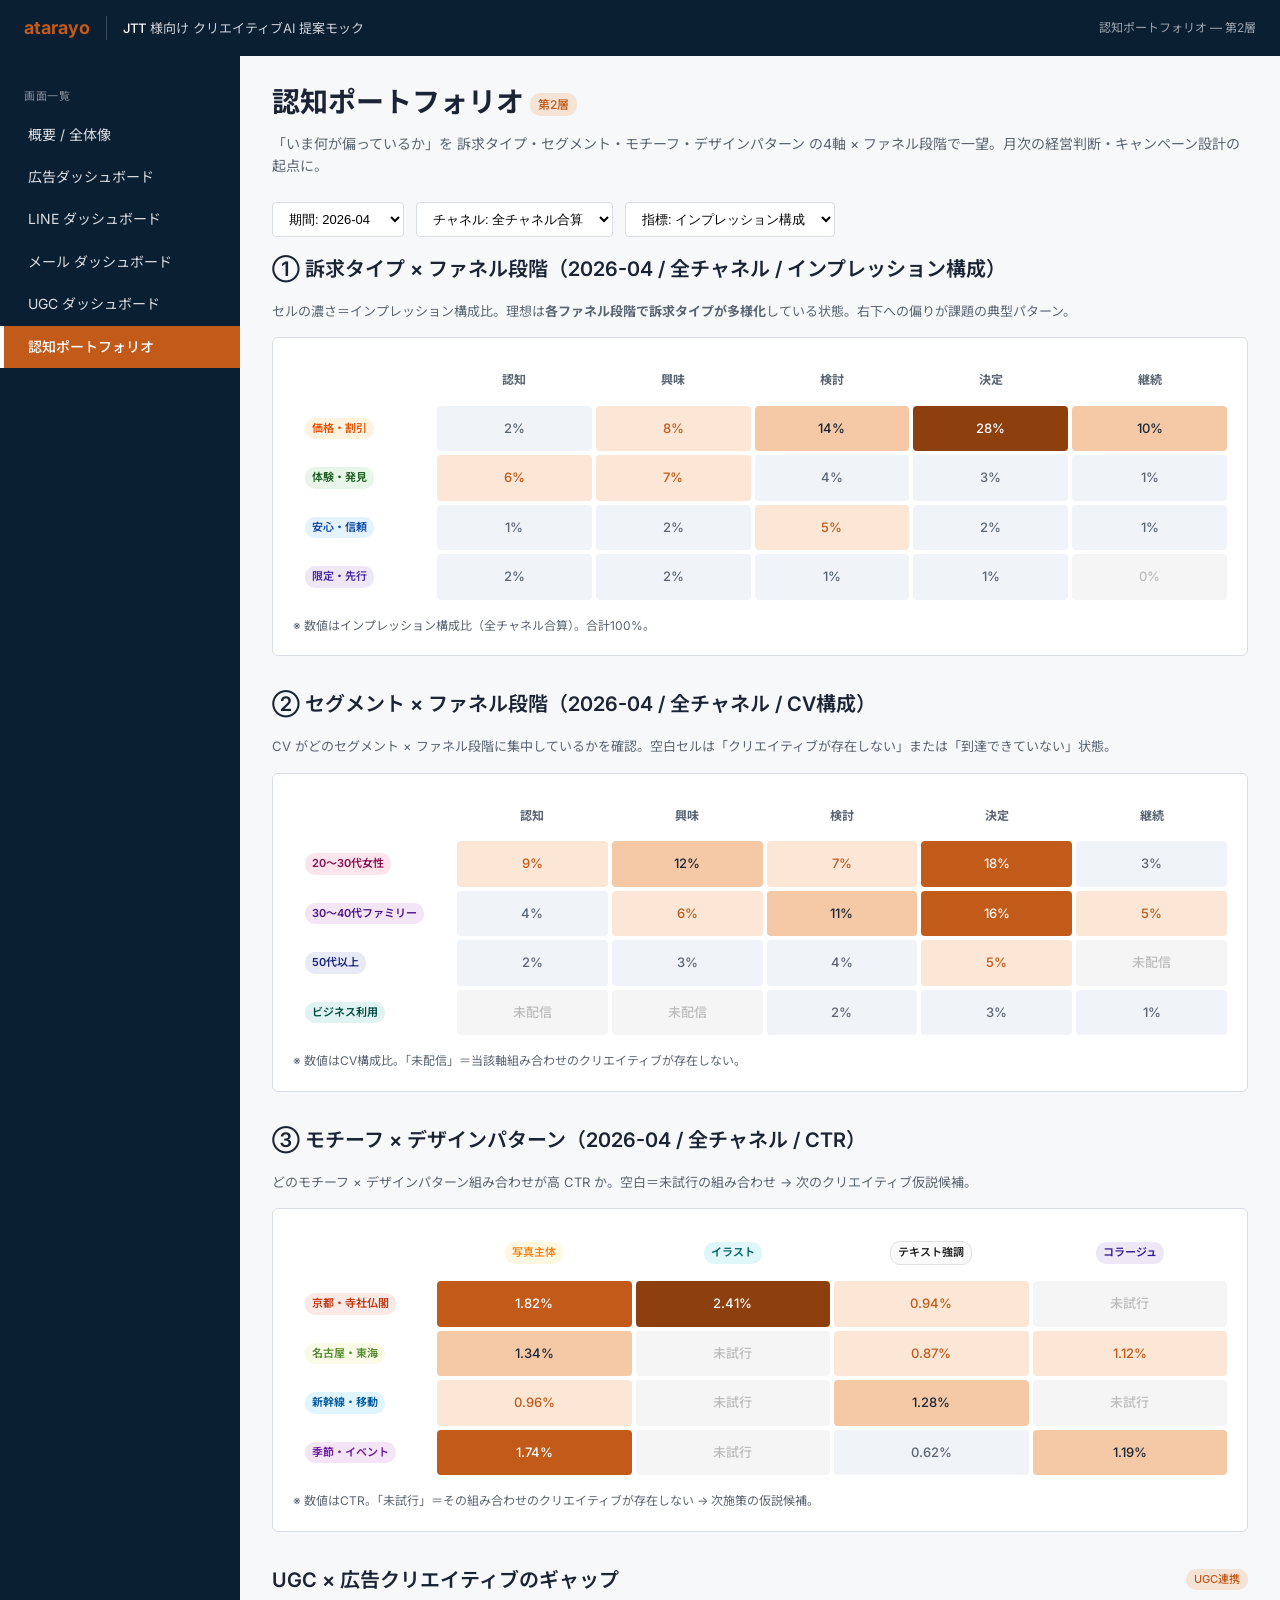
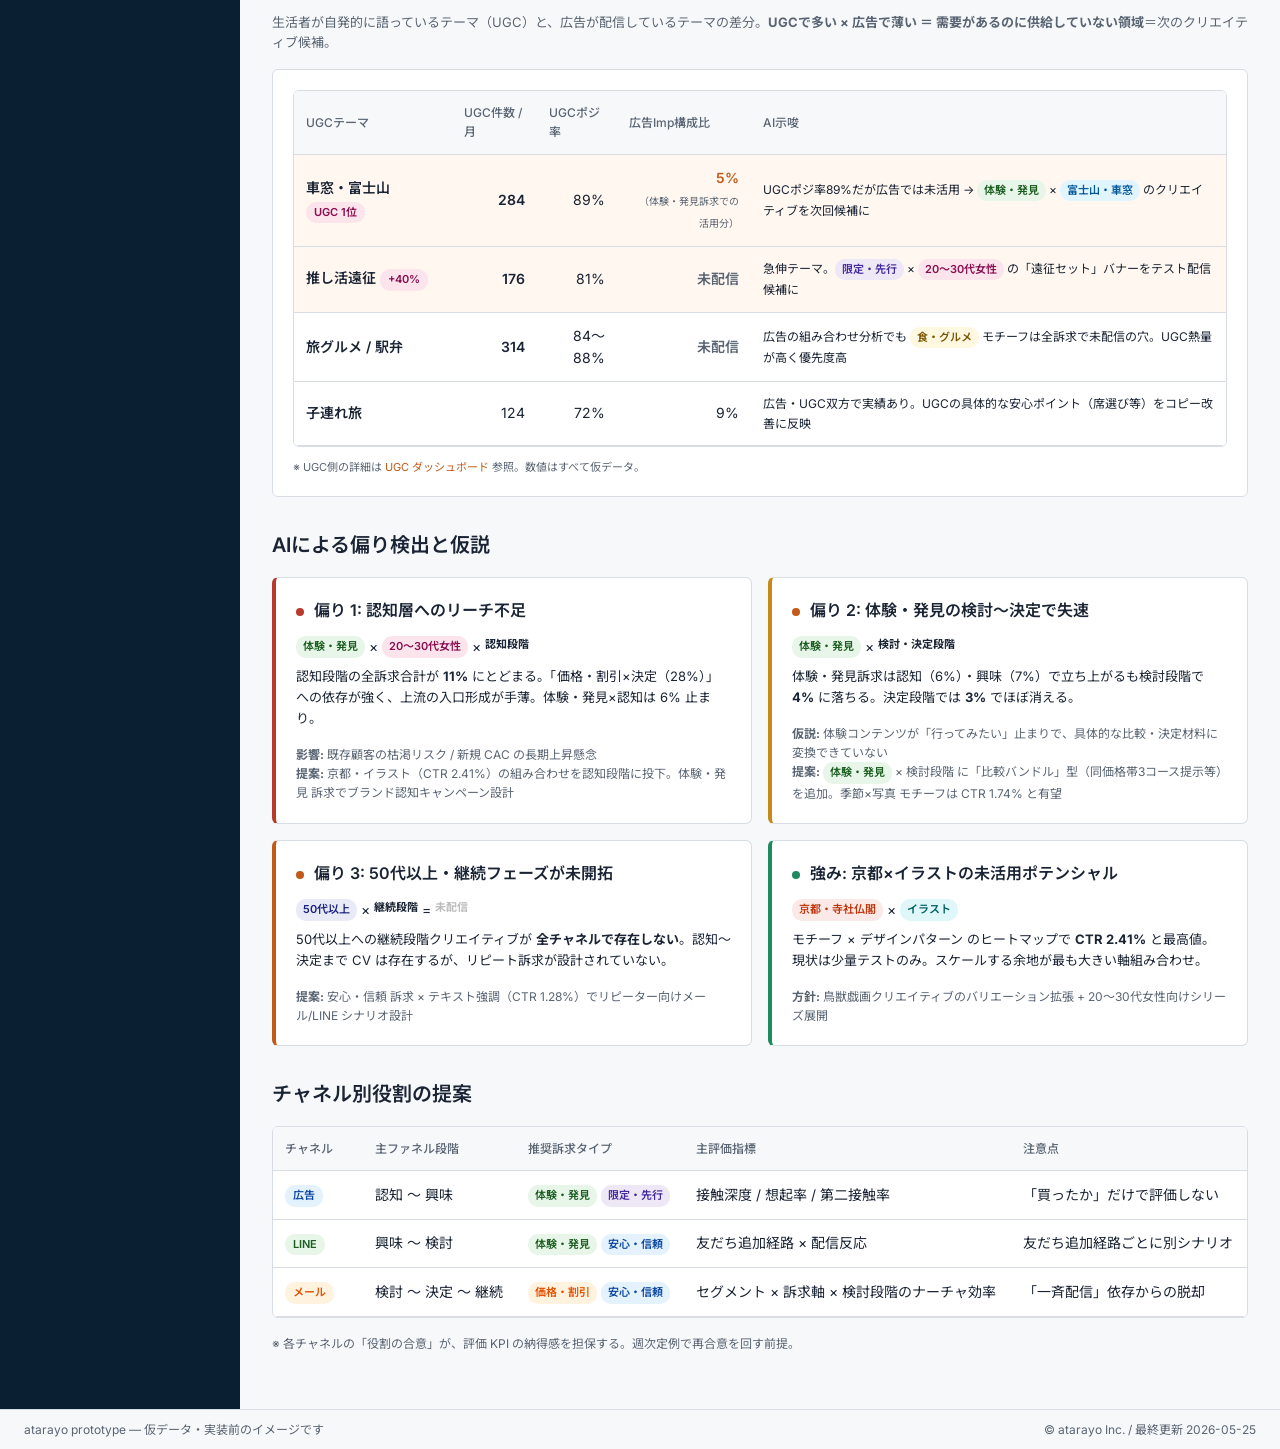
<file: portfolio.html>
<!DOCTYPE html>
<html lang="ja">
<head>
<meta charset="UTF-8">
<meta name="robots" content="noindex, nofollow">
<meta name="viewport" content="width=device-width, initial-scale=1.0">
<title>認知ポートフォリオ | JTT 様向け クリエイティブAI 提案モック</title>
<link rel="preconnect" href="https://fonts.googleapis.com">
<link rel="preconnect" href="https://fonts.gstatic.com" crossorigin>
<link href="https://fonts.googleapis.com/css2?family=Inter:wght@400;500;600;700&family=Noto+Sans+JP:wght@400;500;700&display=swap" rel="stylesheet">
<link rel="stylesheet" href="assets/atarayo.css">
<style>
/* === axis tags (shared with dashboards) === */
.axis-tag { display: inline-flex; align-items: center; gap: 4px; font-size: 11px; font-weight: 600; padding: 2px 7px; border-radius: 10px; white-space: nowrap; }
.axis-appeal-price   { background: #FFF3E0; color: #E65100; }
.axis-appeal-exp     { background: #E8F5E9; color: #1B5E20; }
.axis-appeal-limited { background: #EDE7F6; color: #4527A0; }
.axis-appeal-safe    { background: #E3F2FD; color: #0D47A1; }
.axis-seg-f2030      { background: #FCE4EC; color: #880E4F; }
.axis-seg-fam        { background: #F3E5F5; color: #4A148C; }
.axis-seg-senior     { background: #E8EAF6; color: #1A237E; }
.axis-seg-biz        { background: #E0F2F1; color: #004D40; }
.axis-motif-kyoto    { background: #FBE9E7; color: #BF360C; }
.axis-motif-nagoya   { background: #F9FBE7; color: #558B2F; }
.axis-motif-tokai    { background: #E1F5FE; color: #01579B; }
.axis-motif-season   { background: #F3E5F5; color: #6A1B9A; }
.axis-design-photo   { background: #FFF8E1; color: #F57F17; }
.axis-design-illust  { background: #E0F7FA; color: #006064; }
.axis-design-type    { background: #FAFAFA; color: #212121; border: 1px solid #E0E0E0; }
.axis-design-collage { background: #EDE7F6; color: #311B92; }
.axis-motif-fuji     { background: #E1F5FE; color: #01579B; }
.axis-motif-food     { background: #FFF8E1; color: #7A5500; }
.axis-appeal-limit   { background: #EDE7F6; color: #4527A0; }

/* UGC gap table */
.gap-row-hot td { background: #FFF7F0; }
.ugc-pill { display: inline-block; font-size: 11px; font-weight: 600; padding: 2px 8px; border-radius: 10px; background: #FCE4EC; color: #880E4F; }

/* === portfolio heatmap labels === */
.heatmap-row-label { font-size: 12px; font-weight: 600; line-height: 1.3; }

/* === channel icon pills === */
.ch-pill { display: inline-block; font-size: 11px; font-weight: 600; padding: 2px 8px; border-radius: 10px; }
.ch-ad   { background: #E3F2FD; color: #0D47A1; }
.ch-line { background: #E8F5E9; color: #1B5E20; }
.ch-mail { background: #FFF3E0; color: #E65100; }

/* === cross-channel heatmap (5 cols = funnel stages) === */
.heatmap.hm-5col { grid-template-columns: 130px repeat(5, 1fr); }
.heatmap.hm-6col { grid-template-columns: 130px repeat(5, 1fr); }

/* === insight card with axis tag group === */
.insight-axis-group { display: flex; flex-wrap: wrap; gap: 4px; margin: 8px 0; }
</style>
</head>
<body>
<div class="app">
  <header class="header">
    <a href="index.html" class="logo">atarayo</a>
    <div class="header-divider"></div>
    <div class="header-context"><strong>JTT</strong> 様向け クリエイティブAI 提案モック</div>
    <div class="header-right">認知ポートフォリオ — 第2層</div>
  </header>

  <aside class="sidebar">
    <div class="sidebar-section">画面一覧</div>
    <a href="index.html" class="sidebar-item">概要 / 全体像</a>
    <a href="dashboard_ad.html" class="sidebar-item">広告ダッシュボード</a>
    <a href="dashboard_line.html" class="sidebar-item">LINE ダッシュボード</a>
    <a href="dashboard_mail.html" class="sidebar-item">メール ダッシュボード</a>
    <a href="dashboard_ugc.html" class="sidebar-item">UGC ダッシュボード</a>
    <a href="portfolio.html" class="sidebar-item is-active">認知ポートフォリオ</a>
  </aside>

  <main class="main">
    <h1 class="page-title">認知ポートフォリオ <span class="badge badge-orange" style="font-size: 12px; vertical-align: middle;">第2層</span></h1>
    <p class="page-subtitle">「いま何が偏っているか」を 訴求タイプ・セグメント・モチーフ・デザインパターン の4軸 × ファネル段階で一望。月次の経営判断・キャンペーン設計の起点に。</p>

    <div class="filter-bar">
      <select class="filter-select">
        <option>期間: 2026-04</option>
        <option>2026-03</option>
        <option>過去3ヶ月平均</option>
      </select>
      <select class="filter-select">
        <option>チャネル: 全チャネル合算</option>
        <option>広告</option>
        <option>LINE</option>
        <option>メール</option>
      </select>
      <select class="filter-select">
        <option>指標: インプレッション構成</option>
        <option>CV構成</option>
        <option>CTR</option>
        <option>CVR</option>
      </select>
    </div>

    <!-- Heatmap 1: 訴求タイプ × ファネル段階 -->
    <div class="section">
      <h2 class="section-title">① 訴求タイプ × ファネル段階（2026-04 / 全チャネル / インプレッション構成）</h2>
      <p class="text-muted mb-16" style="font-size: 13px;">セルの濃さ＝インプレッション構成比。理想は<strong>各ファネル段階で訴求タイプが多様化</strong>している状態。右下への偏りが課題の典型パターン。</p>

      <div class="card">
        <div class="heatmap hm-5col mb-16" style="grid-template-columns: 140px repeat(5, 1fr);">
          <div class="heatmap-corner"></div>
          <div class="heatmap-label" style="justify-content: center;"><strong>認知</strong></div>
          <div class="heatmap-label" style="justify-content: center;"><strong>興味</strong></div>
          <div class="heatmap-label" style="justify-content: center;"><strong>検討</strong></div>
          <div class="heatmap-label" style="justify-content: center;"><strong>決定</strong></div>
          <div class="heatmap-label" style="justify-content: center;"><strong>継続</strong></div>

          <div class="heatmap-label"><span class="axis-tag axis-appeal-price">価格・割引</span></div>
          <div class="heatmap-cell h-low">2%</div>
          <div class="heatmap-cell h-mid">8%</div>
          <div class="heatmap-cell h-mid-2">14%</div>
          <div class="heatmap-cell h-very-high">28%</div>
          <div class="heatmap-cell h-mid-2">10%</div>

          <div class="heatmap-label"><span class="axis-tag axis-appeal-exp">体験・発見</span></div>
          <div class="heatmap-cell h-mid">6%</div>
          <div class="heatmap-cell h-mid">7%</div>
          <div class="heatmap-cell h-low">4%</div>
          <div class="heatmap-cell h-low">3%</div>
          <div class="heatmap-cell h-low">1%</div>

          <div class="heatmap-label"><span class="axis-tag axis-appeal-safe">安心・信頼</span></div>
          <div class="heatmap-cell h-low">1%</div>
          <div class="heatmap-cell h-low">2%</div>
          <div class="heatmap-cell h-mid">5%</div>
          <div class="heatmap-cell h-low">2%</div>
          <div class="heatmap-cell h-low">1%</div>

          <div class="heatmap-label"><span class="axis-tag axis-appeal-limited">限定・先行</span></div>
          <div class="heatmap-cell h-low">2%</div>
          <div class="heatmap-cell h-low">2%</div>
          <div class="heatmap-cell h-low">1%</div>
          <div class="heatmap-cell h-low">1%</div>
          <div class="heatmap-cell h-low" style="background:#F5F5F5; color:#BDBDBD;">0%</div>
        </div>
        <p class="text-muted" style="font-size: 12px;">※ 数値はインプレッション構成比（全チャネル合算）。合計100%。</p>
      </div>
    </div>

    <!-- Heatmap 2: セグメント × ファネル段階 -->
    <div class="section">
      <h2 class="section-title">② セグメント × ファネル段階（2026-04 / 全チャネル / CV構成）</h2>
      <p class="text-muted mb-16" style="font-size: 13px;">CV がどのセグメント × ファネル段階に集中しているかを確認。空白セルは「クリエイティブが存在しない」または「到達できていない」状態。</p>

      <div class="card">
        <div class="heatmap mb-16" style="grid-template-columns: 160px repeat(5, 1fr);">
          <div class="heatmap-corner"></div>
          <div class="heatmap-label" style="justify-content: center;"><strong>認知</strong></div>
          <div class="heatmap-label" style="justify-content: center;"><strong>興味</strong></div>
          <div class="heatmap-label" style="justify-content: center;"><strong>検討</strong></div>
          <div class="heatmap-label" style="justify-content: center;"><strong>決定</strong></div>
          <div class="heatmap-label" style="justify-content: center;"><strong>継続</strong></div>

          <div class="heatmap-label"><span class="axis-tag axis-seg-f2030">20〜30代女性</span></div>
          <div class="heatmap-cell h-mid">9%</div>
          <div class="heatmap-cell h-mid-2">12%</div>
          <div class="heatmap-cell h-mid">7%</div>
          <div class="heatmap-cell h-high">18%</div>
          <div class="heatmap-cell h-low">3%</div>

          <div class="heatmap-label"><span class="axis-tag axis-seg-fam">30〜40代ファミリー</span></div>
          <div class="heatmap-cell h-low">4%</div>
          <div class="heatmap-cell h-mid">6%</div>
          <div class="heatmap-cell h-mid-2">11%</div>
          <div class="heatmap-cell h-high">16%</div>
          <div class="heatmap-cell h-mid">5%</div>

          <div class="heatmap-label"><span class="axis-tag axis-seg-senior">50代以上</span></div>
          <div class="heatmap-cell h-low">2%</div>
          <div class="heatmap-cell h-low">3%</div>
          <div class="heatmap-cell h-low">4%</div>
          <div class="heatmap-cell h-mid">5%</div>
          <div class="heatmap-cell h-low" style="background:#F5F5F5; color:#BDBDBD;">未配信</div>

          <div class="heatmap-label"><span class="axis-tag axis-seg-biz">ビジネス利用</span></div>
          <div class="heatmap-cell h-low" style="background:#F5F5F5; color:#BDBDBD;">未配信</div>
          <div class="heatmap-cell h-low" style="background:#F5F5F5; color:#BDBDBD;">未配信</div>
          <div class="heatmap-cell h-low">2%</div>
          <div class="heatmap-cell h-low">3%</div>
          <div class="heatmap-cell h-low">1%</div>
        </div>
        <p class="text-muted" style="font-size: 12px;">※ 数値はCV構成比。「未配信」＝当該軸組み合わせのクリエイティブが存在しない。</p>
      </div>
    </div>

    <!-- Heatmap 3: モチーフ × デザインパターン -->
    <div class="section">
      <h2 class="section-title">③ モチーフ × デザインパターン（2026-04 / 全チャネル / CTR）</h2>
      <p class="text-muted mb-16" style="font-size: 13px;">どのモチーフ × デザインパターン組み合わせが高 CTR か。空白＝未試行の組み合わせ → 次のクリエイティブ仮説候補。</p>

      <div class="card">
        <div class="heatmap mb-16" style="grid-template-columns: 140px repeat(4, 1fr);">
          <div class="heatmap-corner"></div>
          <div class="heatmap-label" style="justify-content: center;"><span class="axis-tag axis-design-photo">写真主体</span></div>
          <div class="heatmap-label" style="justify-content: center;"><span class="axis-tag axis-design-illust">イラスト</span></div>
          <div class="heatmap-label" style="justify-content: center;"><span class="axis-tag axis-design-type">テキスト強調</span></div>
          <div class="heatmap-label" style="justify-content: center;"><span class="axis-tag axis-design-collage">コラージュ</span></div>

          <div class="heatmap-label"><span class="axis-tag axis-motif-kyoto">京都・寺社仏閣</span></div>
          <div class="heatmap-cell h-high">1.82%</div>
          <div class="heatmap-cell h-very-high">2.41%</div>
          <div class="heatmap-cell h-mid">0.94%</div>
          <div class="heatmap-cell h-low" style="background:#F5F5F5; color:#BDBDBD;">未試行</div>

          <div class="heatmap-label"><span class="axis-tag axis-motif-nagoya">名古屋・東海</span></div>
          <div class="heatmap-cell h-mid-2">1.34%</div>
          <div class="heatmap-cell h-low" style="background:#F5F5F5; color:#BDBDBD;">未試行</div>
          <div class="heatmap-cell h-mid">0.87%</div>
          <div class="heatmap-cell h-mid">1.12%</div>

          <div class="heatmap-label"><span class="axis-tag axis-motif-tokai">新幹線・移動</span></div>
          <div class="heatmap-cell h-mid">0.96%</div>
          <div class="heatmap-cell h-low" style="background:#F5F5F5; color:#BDBDBD;">未試行</div>
          <div class="heatmap-cell h-mid-2">1.28%</div>
          <div class="heatmap-cell h-low" style="background:#F5F5F5; color:#BDBDBD;">未試行</div>

          <div class="heatmap-label"><span class="axis-tag axis-motif-season">季節・イベント</span></div>
          <div class="heatmap-cell h-high">1.74%</div>
          <div class="heatmap-cell h-low" style="background:#F5F5F5; color:#BDBDBD;">未試行</div>
          <div class="heatmap-cell h-low">0.62%</div>
          <div class="heatmap-cell h-mid-2">1.19%</div>
        </div>
        <p class="text-muted" style="font-size: 12px;">※ 数値はCTR。「未試行」＝その組み合わせのクリエイティブが存在しない → 次施策の仮説候補。</p>
      </div>
    </div>

    <!-- UGC × Ad gap -->
    <div class="section">
      <h2 class="section-title">UGC × 広告クリエイティブのギャップ <span class="badge badge-orange" style="font-size: 11px; vertical-align: middle;">UGC連携</span></h2>
      <p class="text-muted mb-16" style="font-size: 13px;">生活者が自発的に語っているテーマ（UGC）と、広告が配信しているテーマの差分。<strong>UGCで多い × 広告で薄い ＝ 需要があるのに供給していない領域</strong>＝次のクリエイティブ候補。</p>
      <div class="card">
        <div class="table-wrap">
          <table class="table">
            <thead>
              <tr>
                <th style="min-width: 120px;">UGCテーマ</th>
                <th class="text-right">UGC件数 / 月</th>
                <th class="text-right">UGCポジ率</th>
                <th class="text-right">広告Imp構成比</th>
                <th style="min-width: 200px;">AI示唆</th>
              </tr>
            </thead>
            <tbody>
              <tr class="gap-row-hot">
                <td class="fw-600">車窓・富士山 <span class="ugc-pill">UGC 1位</span></td>
                <td class="text-right fw-600">284</td>
                <td class="text-right">89%</td>
                <td class="text-right fw-600" style="color: var(--brand-accent);">5%<br><span class="text-muted" style="font-size:10px; font-weight:400;">（体験・発見訴求での活用分）</span></td>
                <td style="font-size: 12px;">UGCポジ率89%だが広告では未活用 → <span class="axis-tag axis-appeal-exp">体験・発見</span> × <span class="axis-tag axis-motif-fuji">富士山・車窓</span> のクリエイティブを次回候補に</td>
              </tr>
              <tr class="gap-row-hot">
                <td class="fw-600">推し活遠征 <span class="ugc-pill">+40%</span></td>
                <td class="text-right fw-600">176</td>
                <td class="text-right">81%</td>
                <td class="text-right fw-600" style="color: var(--text-sub);">未配信</td>
                <td style="font-size: 12px;">急伸テーマ。<span class="axis-tag axis-appeal-limit">限定・先行</span> × <span class="axis-tag axis-seg-f2030">20〜30代女性</span> の「遠征セット」バナーをテスト配信候補に</td>
              </tr>
              <tr>
                <td class="fw-600">旅グルメ / 駅弁</td>
                <td class="text-right fw-600">314</td>
                <td class="text-right">84〜88%</td>
                <td class="text-right fw-600" style="color: var(--text-sub);">未配信</td>
                <td style="font-size: 12px;">広告の組み合わせ分析でも <span class="axis-tag axis-motif-food">食・グルメ</span> モチーフは全訴求で未配信の穴。UGC熱量が高く優先度高</td>
              </tr>
              <tr>
                <td class="fw-600">子連れ旅</td>
                <td class="text-right">124</td>
                <td class="text-right">72%</td>
                <td class="text-right">9%</td>
                <td style="font-size: 12px;">広告・UGC双方で実績あり。UGCの具体的な安心ポイント（席選び等）をコピー改善に反映</td>
              </tr>
            </tbody>
          </table>
        </div>
        <p class="text-muted" style="font-size: 11px; margin-top: 12px;">※ UGC側の詳細は <a href="dashboard_ugc.html" class="text-accent">UGC ダッシュボード</a> 参照。数値はすべて仮データ。</p>
      </div>
    </div>

    <!-- AI insights -->
    <div class="section">
      <h2 class="section-title">AIによる偏り検出と仮説</h2>
      <div class="grid grid-2">
        <div class="card" style="border-left: 4px solid var(--error);">
          <div class="card-header">
            <span><span class="status-dot status-dot-red"></span> 偏り 1: 認知層へのリーチ不足</span>
          </div>
          <div class="insight-axis-group">
            <span class="axis-tag axis-appeal-exp">体験・発見</span>
            <span>×</span>
            <span class="axis-tag axis-seg-f2030">20〜30代女性</span>
            <span>×</span>
            <strong style="font-size: 11px;">認知段階</strong>
          </div>
          <p style="font-size: 13px;">
            認知段階の全訴求合計が <strong>11%</strong> にとどまる。「価格・割引×決定（28%）」への依存が強く、上流の入口形成が手薄。体験・発見×認知は 6% 止まり。
          </p>
          <p class="text-muted mt-16" style="font-size: 12px;"><strong>影響:</strong> 既存顧客の枯渇リスク / 新規 CAC の長期上昇懸念</p>
          <p class="text-muted" style="font-size: 12px;"><strong>提案:</strong> 京都・イラスト（CTR 2.41%）の組み合わせを認知段階に投下。体験・発見 訴求でブランド認知キャンペーン設計</p>
        </div>
        <div class="card" style="border-left: 4px solid var(--warning);">
          <div class="card-header">
            <span><span class="status-dot status-dot-orange"></span> 偏り 2: 体験・発見の検討〜決定で失速</span>
          </div>
          <div class="insight-axis-group">
            <span class="axis-tag axis-appeal-exp">体験・発見</span>
            <span>×</span>
            <strong style="font-size: 11px;">検討・決定段階</strong>
          </div>
          <p style="font-size: 13px;">
            体験・発見訴求は認知（6%）・興味（7%）で立ち上がるも検討段階で <strong>4%</strong> に落ちる。決定段階では <strong>3%</strong> でほぼ消える。
          </p>
          <p class="text-muted mt-16" style="font-size: 12px;"><strong>仮説:</strong> 体験コンテンツが「行ってみたい」止まりで、具体的な比較・決定材料に変換できていない</p>
          <p class="text-muted" style="font-size: 12px;"><strong>提案:</strong> <span class="axis-tag axis-appeal-exp">体験・発見</span> × 検討段階 に「比較バンドル」型（同価格帯3コース提示等）を追加。季節×写真 モチーフは CTR 1.74% と有望</p>
        </div>
        <div class="card" style="border-left: 4px solid var(--brand-accent);">
          <div class="card-header">
            <span><span class="status-dot status-dot-orange"></span> 偏り 3: 50代以上・継続フェーズが未開拓</span>
          </div>
          <div class="insight-axis-group">
            <span class="axis-tag axis-seg-senior">50代以上</span>
            <span>×</span>
            <strong style="font-size: 11px;">継続段階</strong>
            <span>=</span>
            <strong style="font-size: 11px; color: #BDBDBD;">未配信</strong>
          </div>
          <p style="font-size: 13px;">
            50代以上への継続段階クリエイティブが <strong>全チャネルで存在しない</strong>。認知〜決定まで CV は存在するが、リピート訴求が設計されていない。
          </p>
          <p class="text-muted mt-16" style="font-size: 12px;"><strong>提案:</strong> 安心・信頼 訴求 × テキスト強調（CTR 1.28%）でリピーター向けメール/LINE シナリオ設計</p>
        </div>
        <div class="card" style="border-left: 4px solid var(--success);">
          <div class="card-header">
            <span><span class="status-dot status-dot-green"></span> 強み: 京都×イラストの未活用ポテンシャル</span>
          </div>
          <div class="insight-axis-group">
            <span class="axis-tag axis-motif-kyoto">京都・寺社仏閣</span>
            <span>×</span>
            <span class="axis-tag axis-design-illust">イラスト</span>
          </div>
          <p style="font-size: 13px;">
            モチーフ × デザインパターン のヒートマップで <strong>CTR 2.41%</strong> と最高値。現状は少量テストのみ。スケールする余地が最も大きい軸組み合わせ。
          </p>
          <p class="text-muted mt-16" style="font-size: 12px;"><strong>方針:</strong> 鳥獣戯画クリエイティブのバリエーション拡張 + 20〜30代女性向けシリーズ展開</p>
        </div>
      </div>
    </div>

    <!-- Channel role -->
    <div class="section">
      <h2 class="section-title">チャネル別役割の提案</h2>
      <div class="table-wrap">
        <table class="table">
          <thead>
            <tr>
              <th style="width: 90px;">チャネル</th>
              <th>主ファネル段階</th>
              <th>推奨訴求タイプ</th>
              <th>主評価指標</th>
              <th>注意点</th>
            </tr>
          </thead>
          <tbody>
            <tr>
              <td><span class="ch-pill ch-ad">広告</span></td>
              <td>認知 〜 興味</td>
              <td><span class="axis-tag axis-appeal-exp">体験・発見</span> <span class="axis-tag axis-appeal-limited">限定・先行</span></td>
              <td>接触深度 / 想起率 / 第二接触率</td>
              <td>「買ったか」だけで評価しない</td>
            </tr>
            <tr>
              <td><span class="ch-pill ch-line">LINE</span></td>
              <td>興味 〜 検討</td>
              <td><span class="axis-tag axis-appeal-exp">体験・発見</span> <span class="axis-tag axis-appeal-safe">安心・信頼</span></td>
              <td>友だち追加経路 × 配信反応</td>
              <td>友だち追加経路ごとに別シナリオ</td>
            </tr>
            <tr>
              <td><span class="ch-pill ch-mail">メール</span></td>
              <td>検討 〜 決定 〜 継続</td>
              <td><span class="axis-tag axis-appeal-price">価格・割引</span> <span class="axis-tag axis-appeal-safe">安心・信頼</span></td>
              <td>セグメント × 訴求軸 × 検討段階のナーチャ効率</td>
              <td>「一斉配信」依存からの脱却</td>
            </tr>
          </tbody>
        </table>
      </div>
      <p class="text-muted mt-16" style="font-size: 12px;">
        ※ 各チャネルの「役割の合意」が、評価 KPI の納得感を担保する。週次定例で再合意を回す前提。
      </p>
    </div>
  </main>

  <footer class="footer">
    <div>atarayo prototype — 仮データ・実装前のイメージです</div>
    <div>© atarayo Inc. / 最終更新 2026-05-25</div>
  </footer>
</div>
</body>
</html>
</file>
<file: assets/atarayo.css>
/* ========== atarayo brand CSS (mock-builder v1) ========== */
:root {
  --brand-dark: #0B1F33;
  --brand-accent: #C25A1A;
  --brand-accent-light: #E89A6B;
  --text-on-light: #1A2434;
  --text-on-dark: #FFFFFF;
  --text-sub: #5A6573;
  --border: #D8DDE3;
  --bg-light: #F7F8FA;
  --bg-white: #FFFFFF;
  --success: #1E8A5F;
  --warning: #C58A1A;
  --error: #B83A2A;
}
* { box-sizing: border-box; margin: 0; padding: 0; }
html, body {
  font-family: "Inter", "Noto Sans JP", -apple-system, BlinkMacSystemFont, "Hiragino Kaku Gothic ProN", "Yu Gothic", sans-serif;
  font-size: 14px;
  color: var(--text-on-light);
  background: var(--bg-light);
  line-height: 1.6;
}
a { color: inherit; text-decoration: none; }
.app { display: grid; grid-template-columns: 240px 1fr; grid-template-rows: 56px 1fr 40px; min-height: 100vh; }
.header { grid-column: 1 / 3; background: var(--brand-dark); color: var(--text-on-dark); display: flex; align-items: center; padding: 0 24px; }
.sidebar { background: var(--brand-dark); color: var(--text-on-dark); padding: 16px 0; }
.main { padding: 24px 32px; overflow-y: auto; }
.footer { grid-column: 1 / 3; background: var(--bg-light); border-top: 1px solid var(--border); display: flex; align-items: center; justify-content: space-between; padding: 0 24px; font-size: 12px; color: var(--text-sub); }
.logo { font-family: "Inter", sans-serif; font-weight: 700; font-size: 18px; color: var(--brand-accent); }
.header-divider { width: 1px; height: 24px; background: rgba(255,255,255,0.2); margin: 0 16px; }
.header-context { font-size: 13px; color: rgba(255,255,255,0.8); }
.header-context strong { color: var(--text-on-dark); font-weight: 500; }
.header-right { margin-left: auto; font-size: 12px; color: rgba(255,255,255,0.6); }
.sidebar-section { padding: 8px 16px 8px 24px; font-size: 11px; color: rgba(255,255,255,0.5); text-transform: uppercase; letter-spacing: 0.05em; margin-top: 8px; }
.sidebar-item { display: block; padding: 10px 24px; font-size: 14px; color: rgba(255,255,255,0.85); border-left: 4px solid transparent; }
.sidebar-item:hover { background: rgba(255,255,255,0.08); }
.sidebar-item.is-active { background: var(--brand-accent); color: var(--text-on-dark); border-left-color: var(--text-on-dark); font-weight: 500; }
.page-title { font-size: 28px; font-weight: 700; color: var(--text-on-light); margin-bottom: 8px; }
.page-subtitle { font-size: 14px; color: var(--text-sub); margin-bottom: 24px; }
.section { margin-bottom: 32px; }
.section-title { font-size: 20px; font-weight: 600; color: var(--text-on-light); margin-bottom: 16px; display: flex; align-items: center; justify-content: space-between; }
.card { background: var(--bg-white); border: 1px solid var(--border); border-radius: 6px; padding: 20px; }
.card-header { font-size: 16px; font-weight: 600; color: var(--text-on-light); margin-bottom: 12px; display: flex; align-items: center; justify-content: space-between; }
.card-subtitle { font-size: 12px; color: var(--text-sub); }
.grid { display: grid; gap: 16px; }
.grid-2 { grid-template-columns: 1fr 1fr; }
.grid-3 { grid-template-columns: repeat(3, 1fr); }
.grid-4 { grid-template-columns: repeat(4, 1fr); }
.grid-asym { grid-template-columns: 2fr 1fr; }
.kpi { display: flex; flex-direction: column; gap: 4px; }
.kpi-label { font-size: 12px; color: var(--text-sub); }
.kpi-value { font-size: 32px; font-weight: 700; color: var(--brand-dark); line-height: 1.1; }
.kpi-unit { font-size: 14px; color: var(--text-sub); margin-left: 4px; font-weight: 400; }
.kpi-delta { font-size: 12px; margin-top: 4px; }
.kpi-delta-plus { color: var(--success); }
.kpi-delta-minus { color: var(--error); }
.btn { display: inline-flex; align-items: center; padding: 8px 20px; border-radius: 4px; font-size: 14px; font-weight: 600; cursor: pointer; border: none; transition: background 0.15s; text-decoration: none; }
.btn-primary { background: var(--brand-accent); color: var(--text-on-dark); }
.btn-primary:hover { background: #A8480F; }
.btn-secondary { background: var(--bg-white); color: var(--brand-dark); border: 1px solid var(--border); }
.btn-secondary:hover { background: var(--bg-light); }
.btn-sm { padding: 4px 10px; font-size: 12px; }
.badge { display: inline-flex; align-items: center; padding: 2px 8px; border-radius: 10px; font-size: 11px; font-weight: 500; }
.badge-gray { background: #ECEFF3; color: var(--text-sub); }
.badge-blue { background: #DCE9F5; color: #1A4A7A; }
.badge-green { background: #DCEFE4; color: var(--success); }
.badge-red { background: #F5DEDC; color: var(--error); }
.badge-orange { background: #F5E4D6; color: var(--brand-accent); }
.table { width: 100%; border-collapse: collapse; background: var(--bg-white); }
.table th { background: var(--bg-light); color: var(--text-sub); font-weight: 500; font-size: 12px; text-align: left; padding: 12px; border-bottom: 1px solid var(--border); }
.table td { padding: 12px; border-bottom: 1px solid var(--border); font-size: 14px; color: var(--text-on-light); }
.table tr:hover td { background: var(--bg-light); }
.table-wrap { background: var(--bg-white); border: 1px solid var(--border); border-radius: 6px; overflow: hidden; }
.filter-bar { display: flex; gap: 12px; margin-bottom: 16px; align-items: center; flex-wrap: wrap; }
.filter-input { padding: 8px 12px; border: 1px solid var(--border); border-radius: 4px; font-size: 13px; background: var(--bg-white); }
.filter-select { padding: 8px 12px; border: 1px solid var(--border); border-radius: 4px; font-size: 13px; background: var(--bg-white); }
.avatar { display: inline-flex; align-items: center; justify-content: center; width: 28px; height: 28px; border-radius: 50%; background: var(--brand-dark); color: var(--text-on-dark); font-size: 11px; font-weight: 600; margin-right: 6px; vertical-align: middle; }
.avatar-orange { background: var(--brand-accent); }
.status-dot { display: inline-block; width: 8px; height: 8px; border-radius: 50%; margin-right: 6px; vertical-align: middle; }
.status-dot-green { background: var(--success); }
.status-dot-orange { background: var(--brand-accent); }
.status-dot-red { background: var(--error); }
.status-dot-gray { background: var(--text-sub); }
.mermaid-wrap { background: var(--bg-white); border: 1px solid var(--border); border-radius: 6px; padding: 24px; margin-bottom: 24px; }
.mermaid-caption { font-size: 12px; color: var(--text-sub); margin-top: 12px; text-align: center; }
.mermaid { display: flex; justify-content: center; }
.alert { padding: 12px 16px; border-radius: 4px; font-size: 13px; margin-bottom: 16px; display: flex; align-items: center; gap: 8px; }
.alert-warning { background: #FFF4DE; color: #7A5500; border-left: 3px solid var(--warning); }
.alert-info { background: #DCE9F5; color: #1A4A7A; border-left: 3px solid #1A4A7A; }
.tabs { display: flex; gap: 0; border-bottom: 1px solid var(--border); margin-bottom: 20px; }
.tab { padding: 12px 20px; font-size: 14px; color: var(--text-sub); cursor: pointer; border-bottom: 2px solid transparent; }
.tab.is-active { color: var(--brand-accent); border-bottom-color: var(--brand-accent); font-weight: 500; }
.tab:hover { color: var(--text-on-light); }
.compare { display: grid; grid-template-columns: 1fr 80px 1fr; gap: 8px; margin-bottom: 24px; }
.compare-col { padding: 16px; border-radius: 6px; }
.compare-col-asis { background: #F5DEDC; border: 1px solid #E5BAB5; }
.compare-col-tobe { background: #DCEFE4; border: 1px solid #B9DECC; }
.compare-col h4 { font-size: 13px; font-weight: 600; margin-bottom: 8px; }
.compare-col ul { list-style: none; padding-left: 0; font-size: 13px; }
.compare-col li { padding: 4px 0; }
.compare-arrow { display: flex; align-items: center; justify-content: center; font-size: 24px; color: var(--brand-accent); }
.text-muted { color: var(--text-sub); }
.text-accent { color: var(--brand-accent); }
.text-right { text-align: right; }
.text-success { color: var(--success); }
.text-error { color: var(--error); }
.mb-8 { margin-bottom: 8px; }
.mb-16 { margin-bottom: 16px; }
.mb-24 { margin-bottom: 24px; }
.mt-16 { margin-top: 16px; }
.flex { display: flex; }
.flex-between { display: flex; justify-content: space-between; align-items: center; }
.gap-8 { gap: 8px; }
.gap-16 { gap: 16px; }
.fw-600 { font-weight: 600; }

/* JTT-specific: heatmap */
.heatmap { display: grid; grid-template-columns: 100px repeat(5, 1fr); gap: 4px; }
.heatmap-cell { padding: 12px; text-align: center; font-size: 13px; border-radius: 4px; font-weight: 500; }
.heatmap-label { padding: 12px; font-size: 12px; color: var(--text-sub); display: flex; align-items: center; }
.heatmap-corner { padding: 12px; }
.h-low { background: #F0F4F8; color: var(--text-sub); }
.h-mid { background: #FCE6D5; color: var(--brand-accent); }
.h-mid-2 { background: #F5C9A5; color: var(--text-on-light); }
.h-high { background: #C25A1A; color: white; }
.h-very-high { background: #8E3F0E; color: white; }
.h-warn { background: #F5DEDC; color: var(--error); }

/* ========== HTML/CSS Flowchart（Mermaid代替・JS不要） ========== */
.flow-diagram { display: grid; grid-template-columns: 1fr 60px 1fr; gap: 12px; margin: 16px 0; }
.flow-col { display: flex; flex-direction: column; gap: 8px; padding: 16px; border-radius: 8px; }
.flow-col-asis { background: #F5DEDC; border: 1px solid #E5BAB5; }
.flow-col-tobe { background: #DCEFE4; border: 1px solid #B9DECC; }
.flow-col-header { font-size: 12px; font-weight: 600; text-align: center; margin-bottom: 4px; color: var(--text-sub); text-transform: uppercase; letter-spacing: 0.05em; }
.flow-node { background: var(--bg-white); padding: 10px 12px; border-radius: 4px; font-size: 13px; text-align: center; border: 1px solid var(--border); line-height: 1.4; }
.flow-node-accent { border-color: var(--brand-accent); background: #FFF7F0; }
.flow-node-side { background: #FFFFFF; border: 1px dashed var(--text-sub); font-size: 12px; color: var(--text-sub); }
.flow-arrow { text-align: center; font-size: 14px; color: var(--text-sub); padding: 2px 0; }
.flow-center { display: flex; align-items: center; justify-content: center; font-size: 28px; color: var(--brand-accent); font-weight: 600; }
.flow-pipeline { display: grid; grid-template-columns: repeat(auto-fit, minmax(140px, 1fr)); gap: 4px; align-items: center; }
.flow-step { background: var(--bg-white); padding: 12px; border-radius: 6px; border: 1px solid var(--border); text-align: center; font-size: 12px; line-height: 1.4; }
.flow-step-input { background: var(--bg-light); border-color: var(--text-sub); }
.flow-step-ai { background: var(--brand-dark); color: var(--text-on-dark); border-color: var(--brand-dark); }
.flow-step-layer { background: var(--brand-accent); color: var(--text-on-dark); border-color: var(--brand-accent); font-weight: 500; }
.flow-step-out { background: #DCEFE4; border-color: #B9DECC; }
.flow-row { display: flex; align-items: center; gap: 6px; margin-bottom: 12px; }
.flow-row > .flow-step { flex: 1; min-width: 0; }
.flow-row-arrow { color: var(--text-sub); font-size: 16px; flex-shrink: 0; }
</file>
